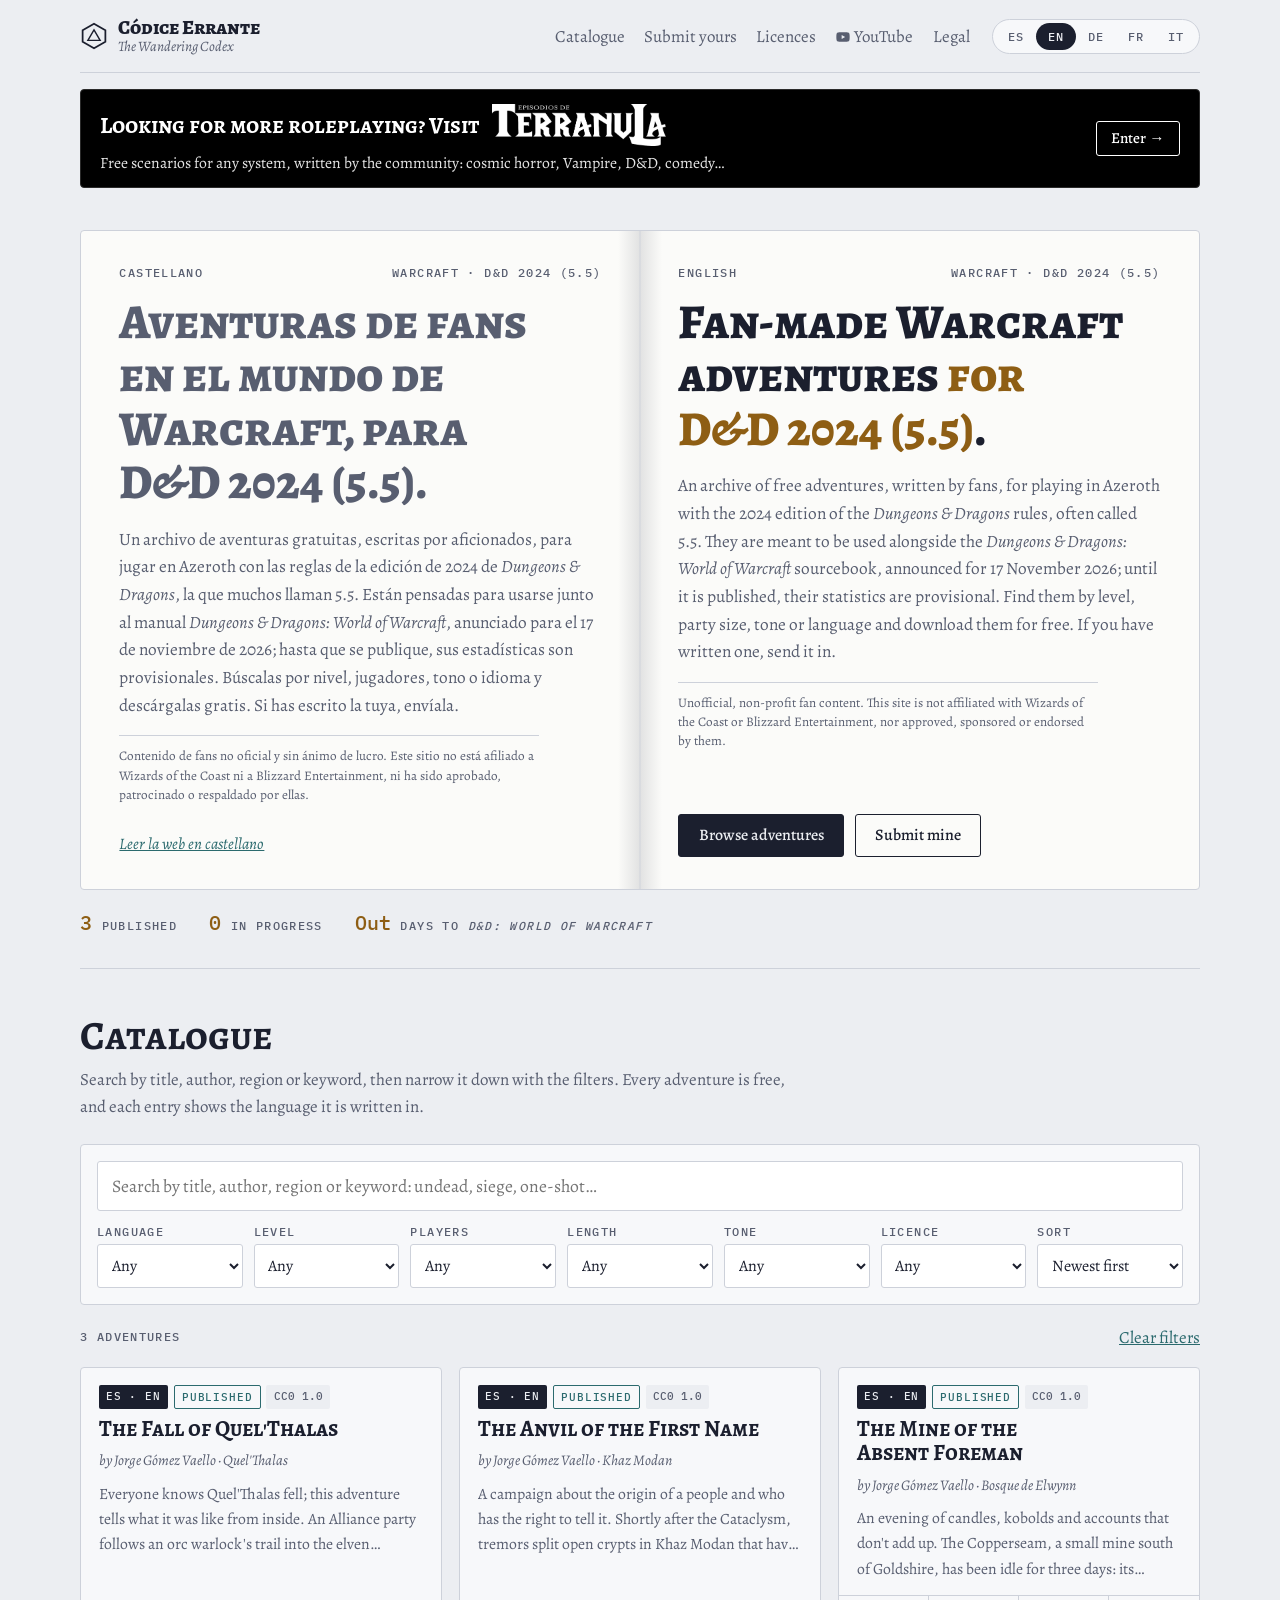
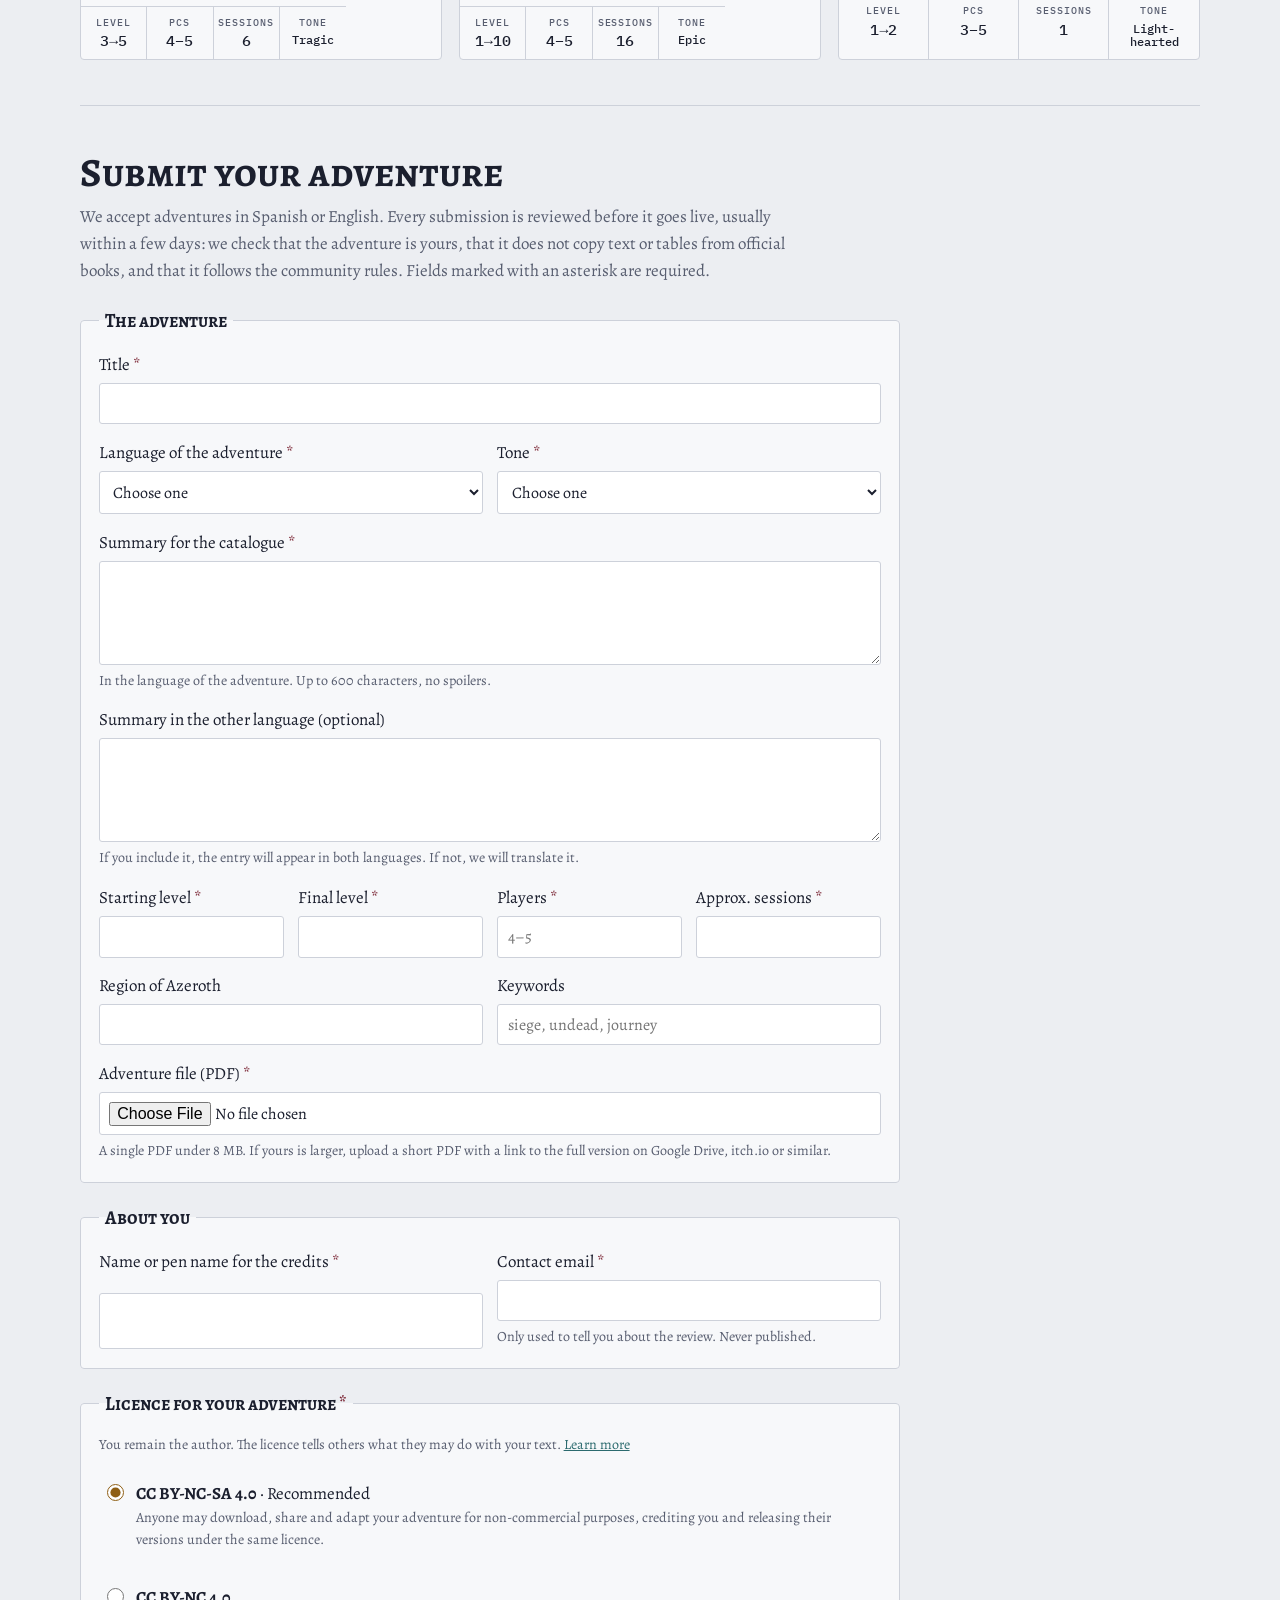
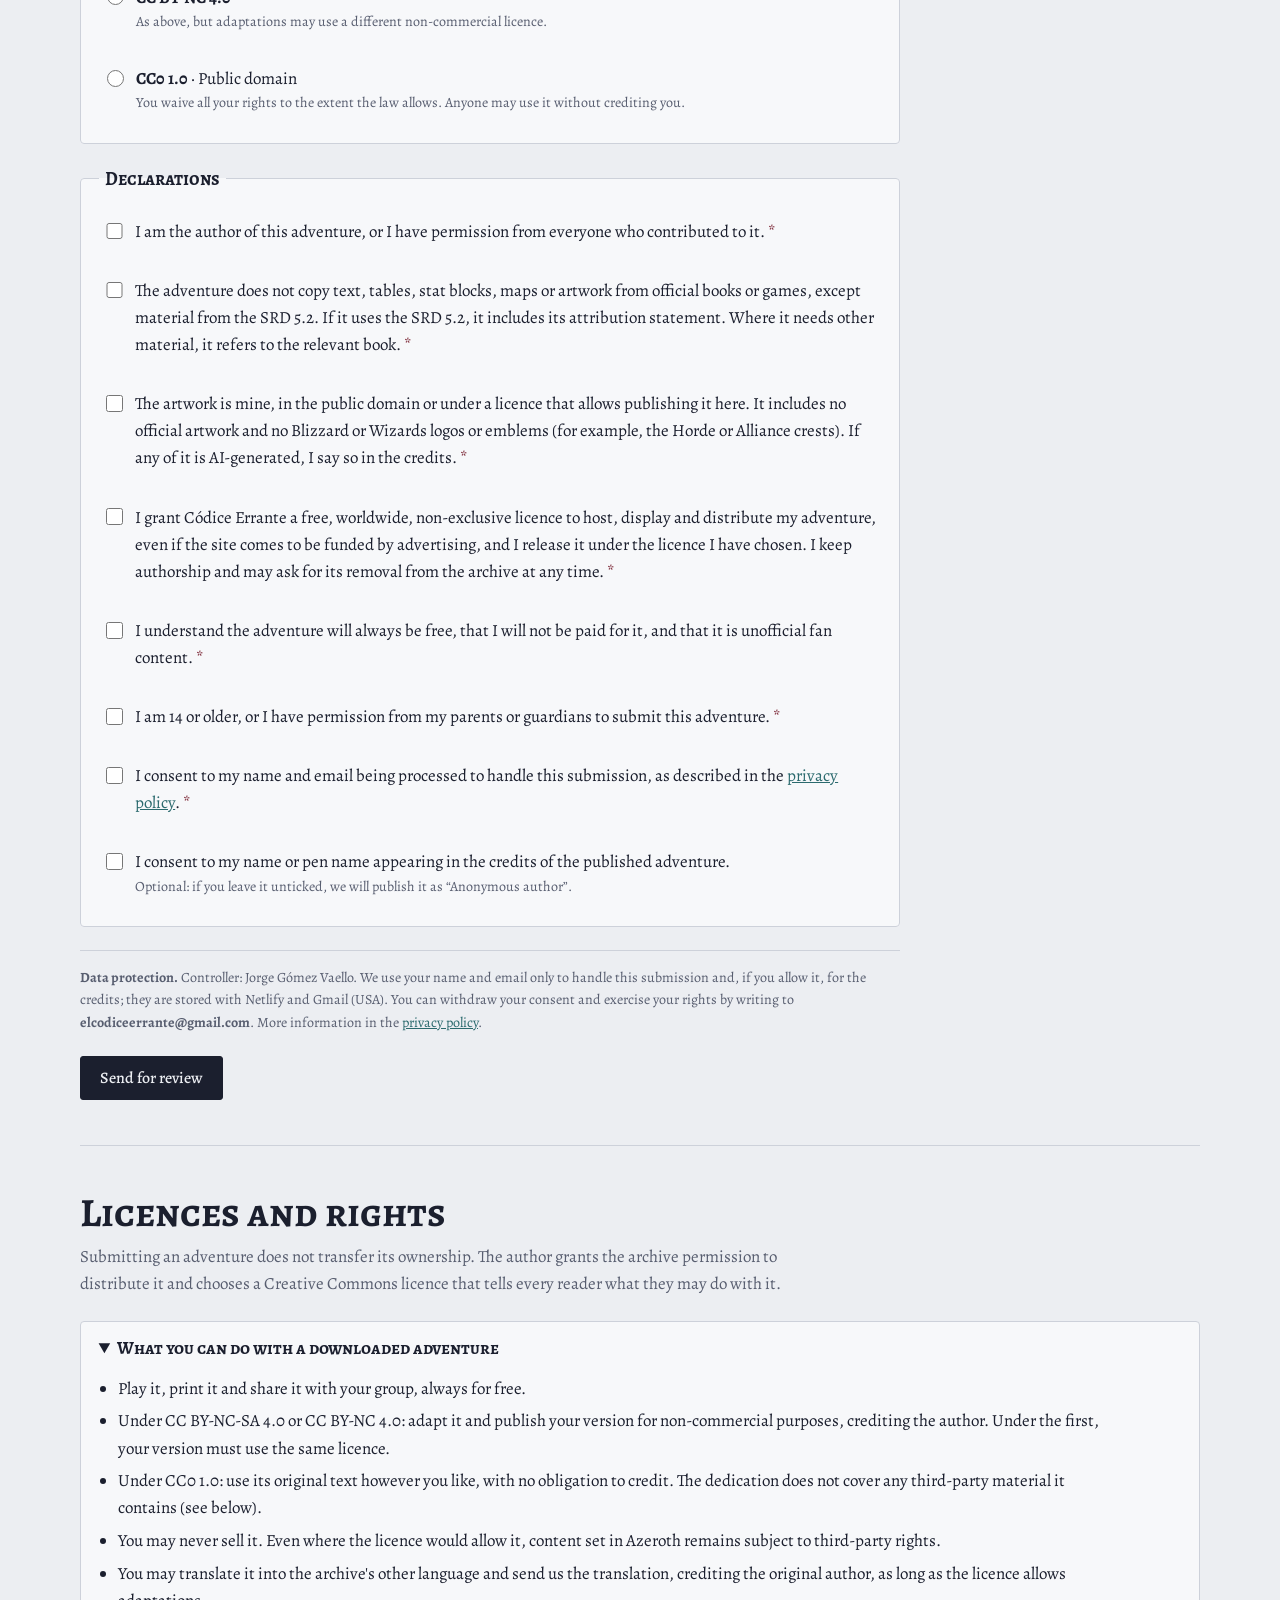
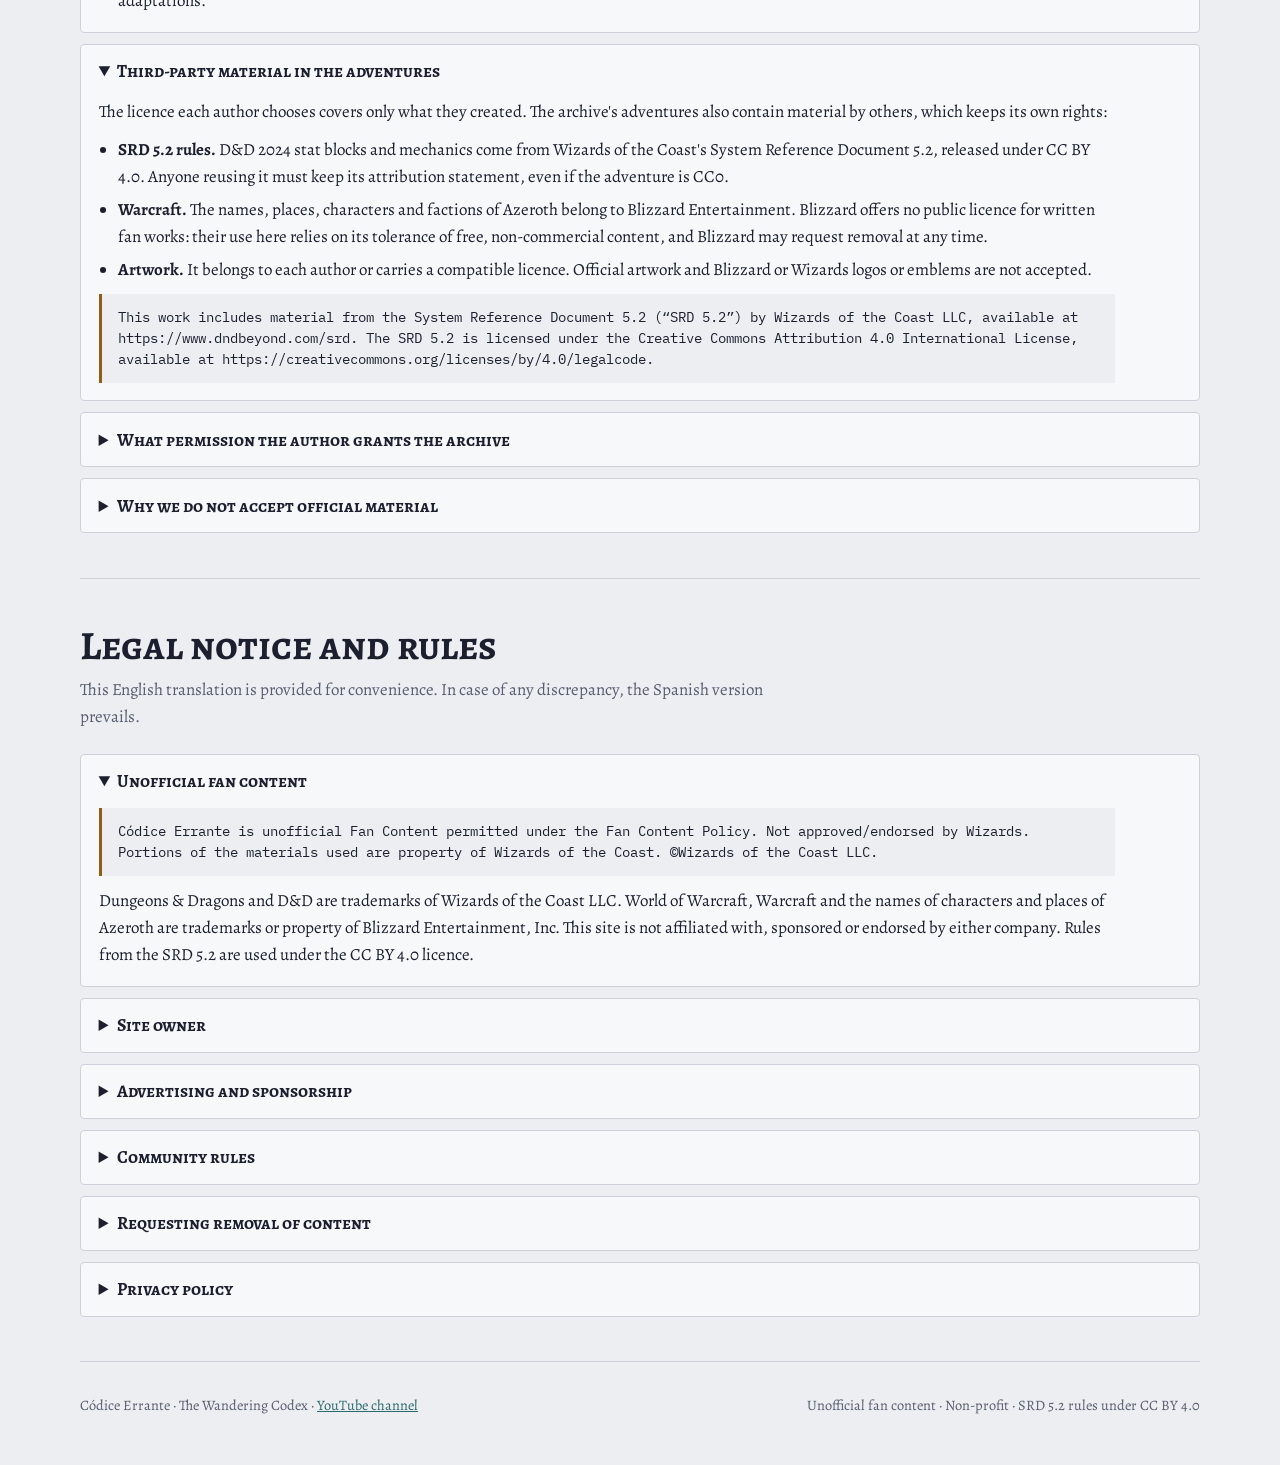
<file: index.html>
<!doctype html>
<html lang="es" data-lang="es">
<head>
<meta charset="utf-8">
<meta name="viewport" content="width=device-width,initial-scale=1,viewport-fit=cover">
<title>Códice Errante · Aventuras de fans de Warcraft para D&amp;D 2024 (5.5)</title>
<meta name="description" content="Aventuras gratuitas escritas por fans, ambientadas en Warcraft, para D&amp;D 2024 (5.5). Contenido de fans no oficial. Free fan-made Warcraft adventures for D&amp;D 2024 (5.5). Unofficial fan content.">
<link rel="stylesheet" href="fonts/fonts.css">
<link rel="icon" href="favicon.ico" sizes="48x48">
<link rel="icon" href="favicon.svg" type="image/svg+xml">
<link rel="apple-touch-icon" href="apple-touch-icon.png">
<link rel="manifest" href="site.webmanifest">
<meta name="theme-color" content="#ECEEF2">
<meta name="mobile-web-app-capable" content="yes">
<meta name="apple-mobile-web-app-capable" content="yes">
<meta name="apple-mobile-web-app-title" content="Códice Errante">
<meta name="apple-mobile-web-app-status-bar-style" content="default">
<script>
/* Idioma inicial: ?lang= → preferencia guardada → idioma del navegador */
(function(){
  var l = null;
  try { l = new URLSearchParams(location.search).get("lang"); } catch(e){}
  var ok = function(x){ return x === "es" || x === "en" || x === "de" || x === "fr" || x === "it"; };
  if(!ok(l)){ try { l = localStorage.getItem("ce-lang"); } catch(e){} }
  if(!ok(l)){ var n = String(navigator.language || "es").slice(0,2).toLowerCase(); l = ok(n) ? n : "en"; }
  document.documentElement.setAttribute("data-lang", l);
  document.documentElement.lang = l;
})();
</script>
<style>
/* Layout: edición bilingüe — portada como códice abierto (castellano en el verso, inglés en el recto), y el resto del archivo en el idioma activo. */
:root{
  --bg:#ECEEF2; --surface:#F7F8FA; --page:#FBFBF9; --ink:#1B1F2E; --muted:#585E70; --line:#CDD1DA;
  --bronze:#8E5E14; --arcane:#2B6A6E; --seal:#7A2433; --field:#FFFFFF; --fold:rgba(27,31,46,.11);
  --display:"Alegreya SC", "Palatino Linotype", Georgia, serif;
  --body:"Alegreya", "Palatino Linotype", Georgia, serif;
  --mono:"IBM Plex Mono", ui-monospace, "SFMono-Regular", Consolas, monospace;
}
@media (prefers-color-scheme: dark){:root:not([data-theme="light"]){
  --bg:#12141C; --surface:#1A1D28; --page:#1E2130; --ink:#E7E4DB; --muted:#A3A6B3; --line:#2E3242;
  --bronze:#D6A44E; --arcane:#73B8B4; --seal:#E08896; --field:#0F1118; --fold:rgba(0,0,0,.5); color-scheme:dark }}
:root[data-theme="dark"]{
  --bg:#12141C; --surface:#1A1D28; --page:#1E2130; --ink:#E7E4DB; --muted:#A3A6B3; --line:#2E3242;
  --bronze:#D6A44E; --arcane:#73B8B4; --seal:#E08896; --field:#0F1118; --fold:rgba(0,0,0,.5); color-scheme:dark }

/* Idioma: se oculta el texto del idioma inactivo, salvo en la portada (.both) */
:root:not([data-lang="en"]) body [lang="en"]:not(.both),
:root:not([data-lang="de"]) body [lang="de"]:not(.both),
:root:not([data-lang="fr"]) body [lang="fr"]:not(.both),
:root:not([data-lang="it"]) body [lang="it"]:not(.both),
:root[data-lang="en"] body [lang="es"]:not(.both),
:root[data-lang="de"] body [lang="es"]:not(.both),
:root[data-lang="fr"] body [lang="es"]:not(.both),
:root[data-lang="it"] body [lang="es"]:not(.both){display:none !important}
/* Portada: castellano en el verso; en el recto, inglés o el idioma activo (alemán, francés, italiano) */
.page[lang="de"], .page[lang="fr"], .page[lang="it"]{display:none}
:root[data-lang="de"] .page[lang="de"], :root[data-lang="fr"] .page[lang="fr"], :root[data-lang="it"] .page[lang="it"]{display:flex}
:root[data-lang="de"] .page[lang="en"], :root[data-lang="fr"] .page[lang="en"], :root[data-lang="it"] .page[lang="en"]{display:none}

*{box-sizing:border-box}
html{scroll-behavior:smooth}
@media (prefers-reduced-motion:reduce){html{scroll-behavior:auto}}
body{background:var(--bg); color:var(--ink); font:400 1.06rem/1.6 var(--body); margin:0;
  padding-left:max(16px, env(safe-area-inset-left, 0px)); padding-right:max(16px, env(safe-area-inset-right, 0px))}
.wrap{max-width:1120px; margin:0 auto}
a{color:var(--arcane)}
a:focus-visible, button:focus-visible, input:focus-visible, select:focus-visible, textarea:focus-visible, summary:focus-visible{outline:2px solid var(--bronze); outline-offset:2px}
h1,h2,h3{font-family:var(--display); text-wrap:balance; line-height:1.1; margin:0}
p{margin:0}
.label{font:500 .72rem/1.2 var(--mono); letter-spacing:.12em; text-transform:uppercase; color:var(--muted)}
.sr{position:absolute; width:1px; height:1px; overflow:hidden; clip:rect(0 0 0 0); white-space:nowrap}

/* Navegación */
nav{display:flex; flex-wrap:wrap; gap:.7rem 1.4rem; align-items:center; justify-content:space-between; padding-block:1.1rem; border-bottom:1px solid var(--line)}
.brand{color:var(--ink); text-decoration:none; display:flex; gap:.6rem; align-items:center}
.brand svg{width:28px; height:28px; flex:none}
.brand b{display:block; font:800 1.25rem/1 var(--display)}
.brand small{display:block; font:italic 400 .9rem/1.2 var(--body); color:var(--muted)}
.navr{display:flex; flex-wrap:wrap; align-items:center; gap:.6rem 1.4rem}
nav ul{list-style:none; display:flex; flex-wrap:wrap; gap:.4rem 1.2rem; margin:0; padding:0}
nav ul a{color:var(--muted); text-decoration:none}
nav ul a:hover{color:var(--ink)}
.langs{display:inline-flex; border:1px solid var(--line); border-radius:99px; padding:3px; background:var(--surface)}
.install{display:inline-flex; align-items:center; gap:.35rem; font:500 .78rem/1 var(--mono); letter-spacing:.04em; border:1px solid var(--line); background:var(--field); color:var(--ink); padding:.45rem .8rem; border-radius:99px; cursor:pointer}
.install[hidden]{display:none}
.install:hover{border-color:var(--ink)}
#dlgApp{max-width:26rem; width:calc(100% - 2rem); padding:1.4rem 1.5rem; border:1px solid var(--line); border-radius:6px; background:var(--page); color:var(--ink)}
#dlgApp::backdrop{background:rgba(27,31,46,.45)}
#dlgApp h3{margin-bottom:.6rem}
#dlgApp ol{padding-left:1.2rem; line-height:1.5}
.langs button{font:500 .78rem/1 var(--mono); letter-spacing:.08em; border:0; background:transparent; color:var(--muted); padding:.45rem .75rem; border-radius:99px; cursor:pointer}
.langs button[aria-pressed="true"]{background:var(--ink); color:var(--bg)}

/* Portada: códice abierto */
.hero{padding-block:2.6rem 2.2rem; display:grid; gap:1.4rem}
.spread{position:relative; display:grid; grid-template-columns:1fr 1fr; background:var(--page); border:1px solid var(--line); border-radius:4px}
.spread::after{content:""; position:absolute; top:0; bottom:0; left:50%; width:44px; transform:translateX(-50%); pointer-events:none;
  background:linear-gradient(90deg, transparent, var(--fold) 48%, var(--line) 50%, var(--fold) 52%, transparent)}
.page{padding:2.2rem 2.4rem 2rem; display:flex; flex-direction:column; gap:1rem; min-width:0; transition:color .25s}
.page .folio{display:flex; justify-content:space-between; gap:1rem}
.page h1{font-size:clamp(1.9rem,3.8vw,3.1rem); font-weight:800}
.page h1 em{font-style:normal; color:var(--bronze)}
.page p{color:var(--muted); font-size:1.08rem; max-width:32em}
.page p.disc{font-size:.82rem; line-height:1.45; border-top:1px solid var(--line); padding-top:.7rem; margin:0}
.page .foot{margin-top:auto; padding-top:.6rem}
.cta{display:flex; flex-wrap:wrap; gap:.7rem}
.switch{font:italic 400 1rem var(--body); background:none; border:0; padding:0; color:var(--arcane); text-decoration:underline; cursor:pointer; text-align:left}
/* Página inactiva: en segundo plano, como la traducción en una edición bilingüe */
.page:not(.active){color:var(--muted)}
.page:not(.active) h1 em{color:inherit}
.page:not(.active) .cta{display:none}
.page.active .switch{display:none}
.btn{display:inline-flex; align-items:center; gap:.4rem; font:500 1rem/1 var(--body); padding:.8rem 1.2rem; border-radius:3px; text-decoration:none; border:1px solid var(--ink); color:var(--ink); background:transparent; cursor:pointer}
.btn.primary{background:var(--ink); color:var(--bg)}
.btn[disabled]{opacity:.5; cursor:not-allowed}
.ledger{display:flex; flex-wrap:wrap; gap:.6rem 2rem; align-items:baseline}
.ledger div{display:flex; gap:.6rem; align-items:baseline}
.ledger b{font:500 1.25rem/1 var(--mono); font-variant-numeric:tabular-nums; color:var(--bronze)}

section{padding-block:2.8rem; border-top:1px solid var(--line); scroll-margin-top:1rem}
.head{display:grid; gap:.5rem; margin-bottom:1.5rem}
.head h2{font-size:clamp(1.8rem,4vw,2.5rem)}
.head p{color:var(--muted); max-width:42em}

/* Buscador y filtros */
.search{display:grid; gap:.9rem; background:var(--surface); border:1px solid var(--line); border-radius:4px; padding:1rem; margin-bottom:1.2rem}
.search input[type=search]{width:100%; font:400 1.1rem var(--body); padding:.75rem .9rem; border:1px solid var(--line); border-radius:3px; background:var(--field); color:var(--ink)}
.fgrid{display:grid; grid-template-columns:repeat(auto-fit,minmax(130px,1fr)); gap:.7rem}
.fgrid label{display:grid; gap:.3rem; min-width:0}
select, .form input, .form textarea{font:400 1rem var(--body); padding:.55rem .6rem; border:1px solid var(--line); border-radius:3px; background:var(--field); color:var(--ink); width:100%; min-width:0}
.bar{display:flex; flex-wrap:wrap; justify-content:space-between; align-items:center; gap:.6rem; margin-bottom:1rem}
.linkbtn{background:none; border:0; color:var(--arcane); font:inherit; cursor:pointer; text-decoration:underline; padding:0}

/* Fichas */
.grid{display:grid; grid-template-columns:repeat(auto-fill,minmax(290px,1fr)); gap:1.1rem}
.grid:empty{display:none}
.card{background:var(--surface); border:1px solid var(--line); border-radius:4px; display:flex; flex-direction:column; min-width:0; text-align:left; color:inherit; font:inherit; padding:0; cursor:pointer}
.card:hover{border-color:var(--bronze)}
.card .top{padding:1.1rem 1.1rem .9rem; display:grid; gap:.5rem}
.card h3{font-size:1.4rem}
.by{font-size:.92rem; color:var(--muted); font-style:italic}
.card p.sum{color:var(--muted); font-size:.98rem; display:-webkit-box; -webkit-line-clamp:3; -webkit-box-orient:vertical; overflow:hidden}
.note{font-size:.85rem; color:var(--muted); font-style:italic}
.tags{display:flex; flex-wrap:wrap; gap:.35rem}
.status{font:500 .68rem/1 var(--mono); letter-spacing:.08em; text-transform:uppercase; padding:.32rem .45rem; border-radius:2px; border:1px solid currentColor}
.status.publicada{color:var(--arcane)} .status.preparacion{color:var(--seal)}
.tag{font:500 .68rem/1 var(--mono); padding:.32rem .45rem; border-radius:2px; background:var(--bg); color:var(--muted)}
.tag.lang{background:var(--ink); color:var(--bg); letter-spacing:.08em}
dl.stats{margin:auto 0 0; display:grid; grid-template-columns:repeat(4,1fr); border-top:1px solid var(--line)}
dl.stats div{padding:.65rem .3rem; text-align:center; border-right:1px solid var(--line); min-width:0}
dl.stats div:last-child{border-right:0}
dl.stats dt{font:500 .6rem/1 var(--mono); letter-spacing:.1em; text-transform:uppercase; color:var(--muted)}
dl.stats dd{margin:.35rem 0 0; font:500 .92rem/1.1 var(--mono); font-variant-numeric:tabular-nums; overflow-wrap:anywhere}
.empty{padding:2.4rem 1.5rem; text-align:center; color:var(--muted); border:1px dashed var(--line); border-radius:4px; font-size:1.08rem}

/* Diálogo de ficha */
dialog{border:1px solid var(--line); border-radius:6px; background:var(--surface); color:var(--ink); width:min(720px, calc(100vw - 32px)); max-height:calc(100vh - 48px); padding:0}
dialog::backdrop{background:rgba(10,12,20,.55)}
.dlg{padding:1.4rem; display:grid; gap:1rem}
.dlg header{display:flex; justify-content:space-between; gap:1rem; align-items:start}
.dlg h3{font-size:clamp(1.6rem,4vw,2.1rem)}
.x{background:none; border:1px solid var(--line); border-radius:3px; color:var(--ink); font:500 1rem var(--mono); width:2.2rem; height:2.2rem; cursor:pointer; flex:none}
.facts{display:grid; grid-template-columns:repeat(auto-fit,minmax(130px,1fr)); gap:.6rem; margin:0}
.facts div{border:1px solid var(--line); border-radius:3px; padding:.6rem .7rem; background:var(--bg)}
.facts dd{margin:.3rem 0 0; font:500 .95rem var(--mono)}
.licbox{border-left:3px solid var(--bronze); padding:.7rem .9rem; background:var(--bg); font-size:.95rem}
.actions{display:flex; flex-wrap:wrap; gap:.7rem; align-items:center}

/* Formulario */
.form{display:grid; gap:1.4rem; max-width:820px}
fieldset{border:1px solid var(--line); border-radius:4px; padding:1.1rem 1.1rem 1.2rem; margin:0; display:grid; gap:.9rem; background:var(--surface); min-width:0}
legend{font:700 1.15rem var(--display); padding:0 .4rem}
.row{display:grid; grid-template-columns:repeat(auto-fit,minmax(180px,1fr)); gap:.9rem}
.field{display:grid; gap:.3rem; min-width:0}
.hint{font-size:.88rem; color:var(--muted)}
.req::after{content:" *"; color:var(--seal)}
.form textarea{min-height:6.5rem; resize:vertical}
.radio, .check{display:grid; grid-template-columns:auto 1fr; gap:.6rem; align-items:start; padding:.55rem .2rem}
.radio input, .check input{margin-top:.3rem; width:1.05rem; height:1.05rem; accent-color:var(--bronze)}
.radio small, .check small{display:block; color:var(--muted); font-size:.88rem}
.capa{border-top:1px solid var(--line); padding-top:1rem; max-width:62em}
.notice{padding:.9rem 1rem; border-radius:4px; border:1px solid var(--arcane); background:var(--surface)}
.notice.err{border-color:var(--seal)}
.hp{display:none}

/* Textos legales */
.legal{display:grid; gap:.7rem}
details{border:1px solid var(--line); border-radius:4px; background:var(--surface)}
summary{cursor:pointer; padding:.9rem 1.1rem; font:700 1.1rem var(--display)}
details .in{padding:0 1.1rem 1.1rem; display:grid; gap:.7rem; max-width:62em}
details ul{margin:0; padding-left:1.2rem; display:grid; gap:.35rem}
blockquote{margin:0; padding:.8rem 1rem; border-left:3px solid var(--bronze); font:400 .85rem/1.55 var(--mono); background:var(--bg)}
blockquote, details .in{overflow-wrap:anywhere; min-width:0}
details{min-width:0}
footer{padding-block:2rem 3rem; color:var(--muted); font-size:.9rem; border-top:1px solid var(--line); display:flex; flex-wrap:wrap; gap:1rem; justify-content:space-between}

@media (max-width:760px){
  .spread{grid-template-columns:1fr}
  .spread::after{display:none}
  .page{padding:1.5rem 1.2rem}
  .page + .page{border-top:1px solid var(--line)}
  .page.active{order:-1; border-top:0}
  .page:not(.active){border-top:1px solid var(--line)}
  .page:not(.active) p{display:none}
  .page:not(.active) h1{font-size:1.4rem}
}

/* Enlace a Episodios de Terranula (proyecto hermano) */
.tnl{display:flex; align-items:center; gap:1rem 1.4rem; flex-wrap:wrap; margin-top:1rem; padding:.85rem 1.2rem; background:#000; color:#fff; border:1px solid #2B2B2B; border-radius:4px; text-decoration:none}
.tnl:hover{border-color:#fff}
.tnl img{height:42px; width:auto; flex:none}
.tnl .hd{display:flex; flex-wrap:wrap; align-items:center; gap:.4rem .8rem}
.tnl .sl{font:700 clamp(1.15rem,2.4vw,1.45rem)/1.15 var(--display); color:#fff}
.tnl .tx{flex:1 1 300px; display:grid; gap:.35rem; min-width:0}
.tnl .lb{font:500 .66rem/1.2 var(--mono); letter-spacing:.12em; text-transform:uppercase; color:rgba(255,255,255,.65)}
.tnl .ds{font:400 .98rem/1.4 var(--body); color:rgba(255,255,255,.9)}
.tnl .go{font:500 .95rem/1 var(--body); border:1px solid #fff; border-radius:3px; padding:.55rem .9rem; white-space:nowrap}
.tnl:hover .go{background:#fff; color:#000}
@media (max-width:560px){ .tnl img{height:34px} .tnl .go{width:100%; text-align:center} }
</style>
</head>
<body>
<div class="wrap">
<nav aria-label="Principal / Main">
  <a class="brand" href="#inicio">
    <svg viewBox="0 0 32 32" aria-hidden="true"><path d="M16 2 29 9.5v13L16 30 3 22.5v-13Z" fill="none" stroke="currentColor" stroke-width="2"/><path d="M16 9 23 21H9Z" fill="none" stroke="currentColor" stroke-width="1.6"/></svg>
    <span><b>Códice Errante</b><small>The Wandering Codex</small></span>
  </a>
  <div class="navr">
    <ul>
      <li><a href="#catalogo"><span lang="es">Catálogo</span><span lang="en">Catalogue</span><span lang="de">Katalog</span><span lang="fr">Catalogue</span><span lang="it">Catalogo</span></a></li>
      <li><a href="#enviar"><span lang="es">Envía tu aventura</span><span lang="en">Submit yours</span><span lang="de">Abenteuer einreichen</span><span lang="fr">Proposer une aventure</span><span lang="it">Proponi un’avventura</span></a></li>
      <li><a href="#licencias"><span lang="es">Licencias</span><span lang="en">Licences</span><span lang="de">Lizenzen</span><span lang="fr">Licences</span><span lang="it">Licenze</span></a></li>
      <li data-yt hidden><a class="ytlink" target="_blank" rel="noopener"><svg viewBox="0 0 24 24" width="16" height="16" aria-hidden="true" style="vertical-align:-3px"><path d="M21.6 7.2a2.6 2.6 0 0 0-1.8-1.8C18.2 5 12 5 12 5s-6.2 0-7.8.4A2.6 2.6 0 0 0 2.4 7.2 27 27 0 0 0 2 12a27 27 0 0 0 .4 4.8 2.6 2.6 0 0 0 1.8 1.8C5.8 19 12 19 12 19s6.2 0 7.8-.4a2.6 2.6 0 0 0 1.8-1.8A27 27 0 0 0 22 12a27 27 0 0 0-.4-4.8ZM10 15V9l5.2 3Z" fill="currentColor"/></svg> YouTube</a></li>
      <li><a href="#legal"><span lang="es">Aviso legal</span><span lang="en">Legal</span><span lang="de">Impressum</span><span lang="fr">Mentions légales</span><span lang="it">Note legali</span></a></li>
    </ul>
    <button type="button" class="install" id="btnInstall" hidden><svg viewBox="0 0 24 24" width="15" height="15" aria-hidden="true"><path d="M12 3v12m0 0-5-5m5 5 5-5M5 20h14" fill="none" stroke="currentColor" stroke-width="2" stroke-linecap="round" stroke-linejoin="round"/></svg><span lang="es">Instalar la app</span><span lang="en">Install the app</span><span lang="de">App installieren</span><span lang="fr">Installer l’appli</span><span lang="it">Installa l’app</span></button>
    <div class="langs" role="group" aria-label="Idioma / Language">
      <button type="button" data-setlang="es" aria-pressed="true" title="Español">ES</button>
      <button type="button" data-setlang="en" aria-pressed="false" title="English">EN</button>
      <button type="button" data-setlang="de" aria-pressed="false" title="Deutsch">DE</button>
      <button type="button" data-setlang="fr" aria-pressed="false" title="Français">FR</button>
      <button type="button" data-setlang="it" aria-pressed="false" title="Italiano">IT</button>
    </div>
  </div>
</nav>

<a class="tnl" href="https://episodiosdeterranula.netlify.app" target="_blank" rel="noopener">
  <span class="tx">
    <span class="hd"><span class="sl"><span lang="es">¿Buscas más rol? Visita</span><span lang="en">Looking for more roleplaying? Visit</span><span lang="de">Suchst du mehr Rollenspiel? Besuche</span><span lang="fr">Vous cherchez plus de jeu de rôle ? Visitez</span><span lang="it">Cerchi più gioco di ruolo? Visita</span></span><img src="terranula.png" alt="Episodios de Terranula" width="174" height="42"></span>
    <span class="ds"><span lang="es">Partidas gratuitas para cualquier sistema, escritas por la comunidad: terror cósmico, Vampiro, D&amp;D, comedia…</span><span lang="en">Free scenarios for any system, written by the community: cosmic horror, Vampire, D&amp;D, comedy…</span><span lang="de">Kostenlose Szenarien für jedes System aus der Community: kosmischer Horror, Vampire, D&amp;D, Komödie…</span><span lang="fr">Des parties gratuites pour tous les systèmes, écrites par la communauté : horreur cosmique, Vampire, D&amp;D, comédie…</span><span lang="it">Avventure gratuite per qualsiasi sistema, scritte dalla comunità: orrore cosmico, Vampiri, D&amp;D, commedia…</span></span>
  </span>
  <span class="go"><span lang="es">Entrar →</span><span lang="en">Enter →</span><span lang="de">Hinein →</span><span lang="fr">Entrer →</span><span lang="it">Entra →</span></span>
</a>

<header class="hero" id="inicio">
  <div class="spread">
    <article class="page both" lang="es">
      <div class="folio"><span class="label">Castellano</span><span class="label">Warcraft · D&amp;D 2024 (5.5)</span></div>
      <h1>Aventuras de fans en el mundo de Warcraft, <em>para D&amp;D 2024 (5.5)</em>.</h1>
      <p>Un archivo de aventuras gratuitas, escritas por aficionados, para jugar en Azeroth con las reglas de la edición de 2024 de <i>Dungeons &amp; Dragons</i>, la que muchos llaman 5.5. Están pensadas para usarse junto al manual <i>Dungeons &amp; Dragons: World of Warcraft</i>, anunciado para el 17 de noviembre de 2026; hasta que se publique, sus estadísticas son provisionales. Búscalas por nivel, jugadores, tono o idioma y descárgalas gratis. Si has escrito la tuya, envíala.</p>
      <p class="disc">Contenido de fans no oficial y sin ánimo de lucro. Este sitio no está afiliado a Wizards of the Coast ni a Blizzard Entertainment, ni ha sido aprobado, patrocinado o respaldado por ellas.</p>
      <div class="foot">
        <div class="cta"><a class="btn primary" href="#catalogo">Buscar aventuras</a><a class="btn" href="#enviar">Enviar la mía</a></div>
        <button class="switch" type="button" data-setlang="es">Leer la web en castellano</button>
      </div>
    </article>
    <article class="page both" lang="en">
      <div class="folio"><span class="label">English</span><span class="label">Warcraft · D&amp;D 2024 (5.5)</span></div>
      <h1>Fan-made Warcraft adventures <em>for D&amp;D 2024 (5.5)</em>.</h1>
      <p>An archive of free adventures, written by fans, for playing in Azeroth with the 2024 edition of the <i>Dungeons &amp; Dragons</i> rules, often called 5.5. They are meant to be used alongside the <i>Dungeons &amp; Dragons: World of Warcraft</i> sourcebook, announced for 17 November 2026; until it is published, their statistics are provisional. Find them by level, party size, tone or language and download them for free. If you have written one, send it in.</p>
      <p class="disc">Unofficial, non-profit fan content. This site is not affiliated with Wizards of the Coast or Blizzard Entertainment, nor approved, sponsored or endorsed by them.</p>
      <div class="foot">
        <div class="cta"><a class="btn primary" href="#catalogo">Browse adventures</a><a class="btn" href="#enviar">Submit mine</a></div>
        <button class="switch" type="button" data-setlang="en">Read the site in English</button>
      </div>
    </article>
    <article class="page both" lang="de">
      <div class="folio"><span class="label">Deutsch</span><span class="label">Warcraft · D&amp;D 2024 (5.5)</span></div>
      <h1>Fan-Abenteuer in der Welt von Warcraft, <em>für D&amp;D 2024 (5.5)</em>.</h1>
      <p>Ein Archiv kostenloser, von Fans geschriebener Abenteuer, um in Azeroth mit den Regeln der Ausgabe 2024 von <i>Dungeons &amp; Dragons</i> zu spielen, oft 5.5 genannt. Sie sind dafür gedacht, zusammen mit dem Quellenbuch <i>Dungeons &amp; Dragons: World of Warcraft</i> verwendet zu werden, das für den 17. November 2026 angekündigt ist; bis zu seinem Erscheinen sind ihre Werte vorläufig. Suche nach Stufe, Gruppengröße, Ton oder Sprache und lade sie kostenlos herunter. Hast du selbst eines geschrieben, reiche es ein.</p>
      <p class="disc">Inoffizieller, nicht gewinnorientierter Fan-Content. Diese Website ist weder mit Wizards of the Coast noch mit Blizzard Entertainment verbunden und wird von ihnen weder genehmigt noch gesponsert oder unterstützt.</p>
      <div class="foot">
        <div class="cta"><a class="btn primary" href="#catalogo">Abenteuer durchsuchen</a><a class="btn" href="#enviar">Meines einreichen</a></div>
        <button class="switch" type="button" data-setlang="de">Website auf Deutsch lesen</button>
      </div>
    </article>
    <article class="page both" lang="fr">
      <div class="folio"><span class="label">Français</span><span class="label">Warcraft · D&amp;D 2024 (5.5)</span></div>
      <h1>Des aventures de fans dans le monde de Warcraft, <em>pour D&amp;D 2024 (5.5)</em>.</h1>
      <p>Une archive d’aventures gratuites, écrites par des fans, pour jouer en Azeroth avec les règles de l’édition 2024 de <i>Dungeons &amp; Dragons</i>, souvent appelée 5.5. Elles sont conçues pour être utilisées avec le livre <i>Dungeons &amp; Dragons: World of Warcraft</i>, annoncé pour le 17 novembre 2026 ; d’ici sa parution, leurs statistiques sont provisoires. Cherchez-les par niveau, nombre de joueurs, ton ou langue et téléchargez-les gratuitement. Si vous en avez écrit une, proposez-la.</p>
      <p class="disc">Contenu de fans non officiel et sans but lucratif. Ce site n’est pas affilié à Wizards of the Coast ni à Blizzard Entertainment, et n’est ni approuvé, ni sponsorisé, ni soutenu par eux.</p>
      <div class="foot">
        <div class="cta"><a class="btn primary" href="#catalogo">Parcourir les aventures</a><a class="btn" href="#enviar">Proposer la mienne</a></div>
        <button class="switch" type="button" data-setlang="fr">Lire le site en français</button>
      </div>
    </article>
    <article class="page both" lang="it">
      <div class="folio"><span class="label">Italiano</span><span class="label">Warcraft · D&amp;D 2024 (5.5)</span></div>
      <h1>Avventure di fan nel mondo di Warcraft, <em>per D&amp;D 2024 (5.5)</em>.</h1>
      <p>Un archivio di avventure gratuite, scritte da appassionati, per giocare ad Azeroth con le regole dell’edizione 2024 di <i>Dungeons &amp; Dragons</i>, spesso chiamata 5.5. Sono pensate per essere usate insieme al manuale <i>Dungeons &amp; Dragons: World of Warcraft</i>, annunciato per il 17 novembre 2026; fino alla sua uscita, le statistiche sono provvisorie. Cercale per livello, numero di giocatori, tono o lingua e scaricale gratis. Se ne hai scritta una, proponila.</p>
      <p class="disc">Contenuto di fan non ufficiale e senza scopo di lucro. Questo sito non è affiliato a Wizards of the Coast né a Blizzard Entertainment, né è approvato, sponsorizzato o sostenuto da loro.</p>
      <div class="foot">
        <div class="cta"><a class="btn primary" href="#catalogo">Sfoglia le avventure</a><a class="btn" href="#enviar">Proponi la mia</a></div>
        <button class="switch" type="button" data-setlang="it">Leggi il sito in italiano</button>
      </div>
    </article>
  </div>
  <div class="ledger" aria-live="polite">
    <div><b id="nPub">0</b><span class="label"><span lang="es">Publicadas</span><span lang="en">Published</span><span lang="de">Veröffentlicht</span><span lang="fr">Publiées</span><span lang="it">Pubblicate</span></span></div>
    <div><b id="nPrep">0</b><span class="label"><span lang="es">En preparación</span><span lang="en">In progress</span><span lang="de">In Arbeit</span><span lang="fr">En préparation</span><span lang="it">In preparazione</span></span></div>
    <div><b id="nDays">—</b><span class="label"><span lang="es">Días para <i>D&amp;D: World of Warcraft</i></span><span lang="en">Days to <i>D&amp;D: World of Warcraft</i></span><span lang="de">Tage bis <i>D&amp;D: World of Warcraft</i></span><span lang="fr">Jours avant <i>D&amp;D: World of Warcraft</i></span><span lang="it">Giorni a <i>D&amp;D: World of Warcraft</i></span></span></div>
  </div>
</header>

<section id="catalogo">
  <div class="head">
    <h2><span lang="es">Catálogo</span><span lang="en">Catalogue</span><span lang="de">Katalog</span><span lang="fr">Catalogue</span><span lang="it">Catalogo</span></h2>
    <p><span lang="es">Busca por título, autor, región o palabra clave, y afina con los filtros. Todas las aventuras son gratuitas y cada ficha indica en qué idioma está escrita.</span><span lang="en">Search by title, author, region or keyword, then narrow it down with the filters. Every adventure is free, and each entry shows the language it is written in.</span><span lang="de">Suche nach Titel, Autor, Region oder Stichwort und grenze die Ergebnisse mit den Filtern ein. Alle Abenteuer sind kostenlos, und jeder Eintrag zeigt, in welcher Sprache es geschrieben ist.</span><span lang="fr">Cherchez par titre, auteur, région ou mot-clé, puis affinez avec les filtres. Toutes les aventures sont gratuites, et chaque fiche indique la langue dans laquelle elle est écrite.</span><span lang="it">Cerca per titolo, autore, regione o parola chiave, poi affina con i filtri. Tutte le avventure sono gratuite e ogni scheda indica la lingua in cui è scritta.</span></p>
  </div>

  <div class="search" role="search">
    <label class="sr" for="q"><span lang="es">Buscar aventuras</span><span lang="en">Search adventures</span><span lang="de">Abenteuer suchen</span><span lang="fr">Rechercher des aventures</span><span lang="it">Cerca avventure</span></label>
    <input type="search" id="q" autocomplete="off"
      data-ph-es="Busca por título, autor, región o palabra clave: no muertos, asedio, one-shot…"
      data-ph-en="Search by title, author, region or keyword: undead, siege, one-shot…" data-ph-de="Suche nach Titel, Autor, Region oder Stichwort: Untote, Belagerung, One-Shot…" data-ph-fr="Cherchez par titre, auteur, région ou mot-clé : morts-vivants, siège, one-shot…" data-ph-it="Cerca per titolo, autore, regione o parola chiave: non morti, assedio, one-shot…">
    <div class="fgrid">
      <label><span class="label"><span lang="es">Idioma</span><span lang="en">Language</span><span lang="de">Sprache</span><span lang="fr">Langue</span><span lang="it">Lingua</span></span>
        <select id="fIdioma"><option value="" data-en="Any" data-de="Beliebig" data-fr="Indifférent" data-it="Qualsiasi">Cualquiera</option><option value="es" data-en="Spanish" data-de="Spanisch" data-fr="Espagnol" data-it="Spagnolo">Español</option><option value="en" data-en="English" data-de="Englisch" data-fr="Anglais" data-it="Inglese">Inglés</option></select></label>
      <label><span class="label"><span lang="es">Nivel</span><span lang="en">Level</span><span lang="de">Stufe</span><span lang="fr">Niveau</span><span lang="it">Livello</span></span>
        <select id="fNivel"><option value="" data-en="Any" data-de="Beliebig" data-fr="Indifférent" data-it="Qualsiasi">Cualquiera</option><option value="1-4" data-en="1–4 · Starting out" data-de="1–4 · Einstieg" data-fr="1–4 · Débutant" data-it="1–4 · Principianti">1–4 · Iniciación</option><option value="5-10" data-en="5–10 · Heroic" data-de="5–10 · Heroisch" data-fr="5–10 · Héroïque" data-it="5–10 · Eroico">5–10 · Heroico</option><option value="11-16" data-en="11–16 · Epic" data-de="11–16 · Episch" data-fr="11–16 · Épique" data-it="11–16 · Epico">11–16 · Épico</option><option value="17-20" data-en="17–20 · Legendary" data-de="17–20 · Legendär" data-fr="17–20 · Légendaire" data-it="17–20 · Leggendario">17–20 · Legendario</option></select></label>
      <label><span class="label"><span lang="es">Jugadores</span><span lang="en">Players</span><span lang="de">Spieler</span><span lang="fr">Joueurs</span><span lang="it">Giocatori</span></span>
        <select id="fPj"><option value="" data-en="Any" data-de="Beliebig" data-fr="Indifférent" data-it="Qualsiasi">Cualquiera</option><option value="1">1–2</option><option value="3">3</option><option value="4">4</option><option value="5">5</option><option value="6" data-en="6 or more" data-de="6 oder mehr" data-fr="6 ou plus" data-it="6 o più">6 o más</option></select></label>
      <label><span class="label"><span lang="es">Duración</span><span lang="en">Length</span><span lang="de">Dauer</span><span lang="fr">Durée</span><span lang="it">Durata</span></span>
        <select id="fDur"><option value="" data-en="Any" data-de="Beliebig" data-fr="Indifférent" data-it="Qualsiasi">Cualquiera</option><option value="1" data-en="One session" data-de="Eine Sitzung" data-fr="Une séance" data-it="Una sessione">Una sesión</option><option value="2-4" data-en="2–4 sessions" data-de="2–4 Sitzungen" data-fr="2–4 séances" data-it="2–4 sessioni">2–4 sesiones</option><option value="5-99" data-en="5 or more" data-de="5 oder mehr" data-fr="5 ou plus" data-it="5 o più">5 o más</option></select></label>
      <label><span class="label"><span lang="es">Tono</span><span lang="en">Tone</span><span lang="de">Ton</span><span lang="fr">Ton</span><span lang="it">Tono</span></span>
        <select id="fTono"><option value="" data-en="Any" data-de="Beliebig" data-fr="Indifférent" data-it="Qualsiasi">Cualquiera</option><option value="Épico" data-en="Epic" data-de="Episch" data-fr="Épique" data-it="Epico">Épico</option><option value="Trágico" data-en="Tragic" data-de="Tragisch" data-fr="Tragique" data-it="Tragico">Trágico</option><option value="Oscuro" data-en="Dark" data-de="Düster" data-fr="Sombre" data-it="Cupo">Oscuro</option><option value="Ligero" data-en="Light-hearted" data-de="Heiter" data-fr="Léger" data-it="Leggero">Ligero</option><option value="Misterio" data-en="Mystery" data-de="Mysterium" data-fr="Mystère" data-it="Mistero">Misterio</option><option value="Horror" data-en="Horror" data-de="Horror" data-fr="Horreur" data-it="Horror">Horror</option></select></label>
      <label><span class="label"><span lang="es">Licencia</span><span lang="en">Licence</span><span lang="de">Lizenz</span><span lang="fr">Licence</span><span lang="it">Licenza</span></span>
        <select id="fLic"><option value="" data-en="Any" data-de="Beliebig" data-fr="Indifférent" data-it="Qualsiasi">Cualquiera</option><option>CC BY-NC-SA 4.0</option><option>CC BY-NC 4.0</option><option>CC0 1.0</option></select></label>
      <label><span class="label"><span lang="es">Ordenar</span><span lang="en">Sort</span><span lang="de">Sortieren</span><span lang="fr">Trier</span><span lang="it">Ordina</span></span>
        <select id="fOrden"><option value="reciente" data-en="Newest first" data-de="Neueste zuerst" data-fr="Plus récentes" data-it="Più recenti">Más recientes</option><option value="titulo" data-en="Title (A–Z)" data-de="Titel (A–Z)" data-fr="Titre (A–Z)" data-it="Titolo (A–Z)">Título (A–Z)</option><option value="nivel" data-en="Starting level" data-de="Anfangsstufe" data-fr="Niveau de départ" data-it="Livello iniziale">Nivel inicial</option></select></label>
    </div>
  </div>

  <div class="bar"><span class="label" id="count" aria-live="polite"></span><button class="linkbtn" id="reset" type="button"><span lang="es">Quitar filtros</span><span lang="en">Clear filters</span><span lang="de">Filter zurücksetzen</span><span lang="fr">Effacer les filtres</span><span lang="it">Azzera i filtri</span></button></div>
  <div class="grid" id="grid"></div>
  <p class="empty" id="empty" hidden></p>
</section>

<dialog id="dlg" aria-labelledby="dTitle">
  <div class="dlg">
    <header>
      <div style="display:grid; gap:.5rem">
        <div class="tags" id="dTags"></div>
        <h3 id="dTitle"></h3>
        <span class="by" id="dBy"></span>
      </div>
      <button class="x" id="dClose" type="button" aria-label="Cerrar / Close">×</button>
    </header>
    <p id="dSum"></p>
    <dl class="facts" id="dFacts"></dl>
    <div class="licbox" id="dLic"></div>
    <div class="actions" id="dAct"></div>
  </div>
</dialog>

<section id="enviar">
  <div class="head">
    <h2><span lang="es">Envía tu aventura</span><span lang="en">Submit your adventure</span><span lang="de">Reiche dein Abenteuer ein</span><span lang="fr">Proposez votre aventure</span><span lang="it">Proponi la tua avventura</span></h2>
    <p><span lang="es">Aceptamos aventuras en español o en inglés. Todos los envíos se revisan antes de publicarse, normalmente en unos días: comprobamos que la aventura sea tuya, que no copie texto ni tablas de libros oficiales y que respete las normas de la comunidad. Los campos con asterisco son obligatorios.</span><span lang="en">We accept adventures in Spanish or English. Every submission is reviewed before it goes live, usually within a few days: we check that the adventure is yours, that it does not copy text or tables from official books, and that it follows the community rules. Fields marked with an asterisk are required.</span><span lang="de">Wir nehmen Abenteuer auf Spanisch oder Englisch an. Jede Einreichung wird vor der Veröffentlichung geprüft, meist innerhalb weniger Tage: Wir prüfen, ob das Abenteuer von dir stammt, ob es keine Texte oder Tabellen aus offiziellen Büchern kopiert und ob es die Gemeinschaftsregeln einhält. Mit Sternchen markierte Felder sind Pflichtfelder.</span><span lang="fr">Nous acceptons les aventures en espagnol ou en anglais. Chaque envoi est relu avant publication, en général en quelques jours : nous vérifions que l’aventure est bien de vous, qu’elle ne copie ni texte ni tableau de livres officiels et qu’elle respecte les règles de la communauté. Les champs marqués d’un astérisque sont obligatoires.</span><span lang="it">Accettiamo avventure in spagnolo o in inglese. Ogni invio viene revisionato prima della pubblicazione, di solito in pochi giorni: verifichiamo che l’avventura sia tua, che non copi testi né tabelle di manuali ufficiali e che rispetti le regole della comunità. I campi contrassegnati da un asterisco sono obbligatori.</span></p>
  </div>

  <form class="form" id="envio" name="envio-aventura" method="POST" action="/gracias.html" data-netlify="true" netlify-honeypot="bot-field" enctype="multipart/form-data" novalidate>
    <input type="hidden" name="form-name" value="envio-aventura">
    <input type="hidden" name="idioma-contacto" id="idiomaContacto" value="es">
    <p class="hp"><label>No rellenes este campo / Leave empty: <input name="bot-field" tabindex="-1" autocomplete="off"></label></p>

    <fieldset>
      <legend><span lang="es">La aventura</span><span lang="en">The adventure</span><span lang="de">Das Abenteuer</span><span lang="fr">L’aventure</span><span lang="it">L’avventura</span></legend>
      <div class="field"><label class="req" for="titulo"><span lang="es">Título</span><span lang="en">Title</span><span lang="de">Titel</span><span lang="fr">Titre</span><span lang="it">Titolo</span></label><input id="titulo" name="titulo" required maxlength="120"></div>
      <div class="row">
        <div class="field"><label class="req" for="idioma"><span lang="es">Idioma de la aventura</span><span lang="en">Language of the adventure</span><span lang="de">Sprache des Abenteuers</span><span lang="fr">Langue de l’aventure</span><span lang="it">Lingua dell’avventura</span></label>
          <select id="idioma" name="idioma" required><option value="" data-en="Choose one" data-de="Bitte wählen" data-fr="Choisissez" data-it="Scegli">Elige uno</option><option value="es" data-en="Spanish" data-de="Spanisch" data-fr="Espagnol" data-it="Spagnolo">Español</option><option value="en" data-en="English" data-de="Englisch" data-fr="Anglais" data-it="Inglese">Inglés</option><option value="bi" data-en="Both (bilingual)" data-de="Beide (zweisprachig)" data-fr="Les deux (bilingue)" data-it="Entrambe (bilingue)">Ambos (bilingüe)</option></select></div>
        <div class="field"><label class="req" for="tono"><span lang="es">Tono</span><span lang="en">Tone</span><span lang="de">Ton</span><span lang="fr">Ton</span><span lang="it">Tono</span></label>
          <select id="tono" name="tono" required><option value="" data-en="Choose one" data-de="Bitte wählen" data-fr="Choisissez" data-it="Scegli">Elige uno</option><option value="Épico" data-en="Epic" data-de="Episch" data-fr="Épique" data-it="Epico">Épico</option><option value="Trágico" data-en="Tragic" data-de="Tragisch" data-fr="Tragique" data-it="Tragico">Trágico</option><option value="Oscuro" data-en="Dark" data-de="Düster" data-fr="Sombre" data-it="Cupo">Oscuro</option><option value="Ligero" data-en="Light-hearted" data-de="Heiter" data-fr="Léger" data-it="Leggero">Ligero</option><option value="Misterio" data-en="Mystery" data-de="Mysterium" data-fr="Mystère" data-it="Mistero">Misterio</option><option value="Horror" data-en="Horror" data-de="Horror" data-fr="Horreur" data-it="Horror">Horror</option></select></div>
      </div>
      <div class="field"><label class="req" for="resumen"><span lang="es">Resumen para la ficha</span><span lang="en">Summary for the catalogue</span><span lang="de">Zusammenfassung für den Katalog</span><span lang="fr">Résumé pour la fiche</span><span lang="it">Riassunto per la scheda</span></label><textarea id="resumen" name="resumen" required maxlength="600"></textarea><span class="hint"><span lang="es">En el idioma de la aventura. Hasta 600 caracteres, sin destripar el final.</span><span lang="en">In the language of the adventure. Up to 600 characters, no spoilers.</span><span lang="de">In der Sprache des Abenteuers. Bis zu 600 Zeichen, ohne das Ende zu verraten.</span><span lang="fr">Dans la langue de l’aventure. Jusqu’à 600 caractères, sans dévoiler la fin.</span><span lang="it">Nella lingua dell’avventura. Fino a 600 caratteri, senza svelare il finale.</span></span></div>
      <div class="field"><label for="resumenTrad"><span lang="es">Resumen en el otro idioma (opcional)</span><span lang="en">Summary in the other language (optional)</span><span lang="de">Zusammenfassung in der anderen Sprache (optional)</span><span lang="fr">Résumé dans l’autre langue (facultatif)</span><span lang="it">Riassunto nell’altra lingua (facoltativo)</span></label><textarea id="resumenTrad" name="resumen-traduccion" maxlength="600"></textarea><span class="hint"><span lang="es">Si lo incluyes, la ficha se mostrará en los dos idiomas. Si no, la traduciremos nosotros.</span><span lang="en">If you include it, the entry will appear in both languages. If not, we will translate it.</span><span lang="de">Wenn du sie beifügst, erscheint der Eintrag in beiden Sprachen. Andernfalls übersetzen wir sie.</span><span lang="fr">Si vous l’ajoutez, la fiche apparaîtra dans les deux langues. Sinon, nous la traduirons.</span><span lang="it">Se lo aggiungi, la scheda apparirà in entrambe le lingue. Altrimenti lo tradurremo noi.</span></span></div>
      <div class="row">
        <div class="field"><label class="req" for="nivelIni"><span lang="es">Nivel inicial</span><span lang="en">Starting level</span><span lang="de">Anfangsstufe</span><span lang="fr">Niveau de départ</span><span lang="it">Livello iniziale</span></label><input id="nivelIni" name="nivel-inicial" type="number" min="1" max="20" required></div>
        <div class="field"><label class="req" for="nivelFin"><span lang="es">Nivel final</span><span lang="en">Final level</span><span lang="de">Endstufe</span><span lang="fr">Niveau final</span><span lang="it">Livello finale</span></label><input id="nivelFin" name="nivel-final" type="number" min="1" max="20" required></div>
        <div class="field"><label class="req" for="jugadores"><span lang="es">Jugadores</span><span lang="en">Players</span><span lang="de">Spieler</span><span lang="fr">Joueurs</span><span lang="it">Giocatori</span></label><input id="jugadores" name="jugadores" placeholder="4–5" required maxlength="10"></div>
        <div class="field"><label class="req" for="sesiones"><span lang="es">Sesiones aprox.</span><span lang="en">Approx. sessions</span><span lang="de">Sitzungen (ca.)</span><span lang="fr">Séances (env.)</span><span lang="it">Sessioni (circa)</span></label><input id="sesiones" name="sesiones" type="number" min="1" max="99" required></div>
      </div>
      <div class="row">
        <div class="field"><label for="region"><span lang="es">Región de Azeroth</span><span lang="en">Region of Azeroth</span><span lang="de">Region von Azeroth</span><span lang="fr">Région d’Azeroth</span><span lang="it">Regione di Azeroth</span></label><input id="region" name="region" maxlength="60"></div>
        <div class="field"><label for="etiquetas"><span lang="es">Palabras clave</span><span lang="en">Keywords</span><span lang="de">Stichwörter</span><span lang="fr">Mots-clés</span><span lang="it">Parole chiave</span></label><input id="etiquetas" name="etiquetas" maxlength="160" data-ph-es="asedio, no muertos, viaje" data-ph-en="siege, undead, journey" data-ph-de="Belagerung, Untote, Reise" data-ph-fr="siège, morts-vivants, voyage" data-ph-it="assedio, non morti, viaggio"></div>
      </div>
      <div class="field"><label class="req" for="archivo"><span lang="es">Archivo de la aventura (PDF)</span><span lang="en">Adventure file (PDF)</span><span lang="de">Abenteuerdatei (PDF)</span><span lang="fr">Fichier de l’aventure (PDF)</span><span lang="it">File dell’avventura (PDF)</span></label><input id="archivo" name="archivo" type="file" accept="application/pdf,.pdf" required><span class="hint"><span lang="es">Un único PDF de menos de 8 MB. Si pesa más, sube un PDF corto con el enlace a la versión completa en Google Drive, itch.io u otro servicio.</span><span lang="en">A single PDF under 8 MB. If yours is larger, upload a short PDF with a link to the full version on Google Drive, itch.io or similar.</span><span lang="de">Eine einzelne PDF-Datei unter 8 MB. Ist deine größer, lade eine kurze PDF mit einem Link zur vollständigen Fassung auf Google Drive, itch.io oder einem ähnlichen Dienst hoch.</span><span lang="fr">Un seul PDF de moins de 8 Mo. S’il est plus lourd, envoyez un PDF court avec un lien vers la version complète sur Google Drive, itch.io ou un service similaire.</span><span lang="it">Un solo PDF di meno di 8 MB. Se pesa di più, carica un PDF breve con il link alla versione completa su Google Drive, itch.io o un servizio simile.</span></span></div>
    </fieldset>

    <fieldset>
      <legend><span lang="es">Sobre ti</span><span lang="en">About you</span><span lang="de">Über dich</span><span lang="fr">À propos de vous</span><span lang="it">Su di te</span></legend>
      <div class="row">
        <div class="field"><label class="req" for="autor"><span lang="es">Nombre o seudónimo para los créditos</span><span lang="en">Name or pen name for the credits</span><span lang="de">Name oder Pseudonym für die Credits</span><span lang="fr">Nom ou pseudonyme pour les crédits</span><span lang="it">Nome o pseudonimo per i crediti</span></label><input id="autor" name="autor" required maxlength="80"></div>
        <div class="field"><label class="req" for="email"><span lang="es">Correo de contacto</span><span lang="en">Contact email</span><span lang="de">Kontakt-E-Mail</span><span lang="fr">E-mail de contact</span><span lang="it">E-mail di contatto</span></label><input id="email" name="email" type="email" required maxlength="120"><span class="hint"><span lang="es">Solo para avisarte de la revisión. Nunca se publica.</span><span lang="en">Only used to tell you about the review. Never published.</span><span lang="de">Nur, um dich über die Prüfung zu informieren. Wird nie veröffentlicht.</span><span lang="fr">Utilisé uniquement pour vous informer de la relecture. Jamais publié.</span><span lang="it">Usata solo per informarti sulla revisione. Non viene mai pubblicata.</span></span></div>
      </div>
    </fieldset>

    <fieldset>
      <legend class="req"><span lang="es">Licencia de tu aventura</span><span lang="en">Licence for your adventure</span><span lang="de">Lizenz für dein Abenteuer</span><span lang="fr">Licence de votre aventure</span><span lang="it">Licenza della tua avventura</span></legend>
      <p class="hint"><span lang="es">Sigues siendo el autor. La licencia indica qué pueden hacer los demás con tu texto.</span><span lang="en">You remain the author. The licence tells others what they may do with your text.</span><span lang="de">Du bleibst der Autor. Die Lizenz legt fest, was andere mit deinem Text tun dürfen.</span><span lang="fr">Vous restez l’auteur. La licence indique aux autres ce qu’ils peuvent faire de votre texte.</span><span lang="it">Resti l’autore. La licenza indica agli altri che cosa possono fare con il tuo testo.</span> <a href="#licencias"><span lang="es">Más información</span><span lang="en">Learn more</span><span lang="de">Mehr erfahren</span><span lang="fr">En savoir plus</span><span lang="it">Per saperne di più</span></a></p>
      <label class="radio"><input type="radio" name="licencia" value="CC BY-NC-SA 4.0" required checked><span><b>CC BY-NC-SA 4.0</b> · <span lang="es">Recomendada</span><span lang="en">Recommended</span><span lang="de">Empfohlen</span><span lang="fr">Recommandée</span><span lang="it">Consigliata</span><small><span lang="es">Cualquiera puede descargar, compartir y adaptar tu aventura, sin fines comerciales, citándote y publicando sus versiones con la misma licencia.</span><span lang="en">Anyone may download, share and adapt your adventure for non-commercial purposes, crediting you and releasing their versions under the same licence.</span><span lang="de">Jeder darf dein Abenteuer herunterladen, teilen und bearbeiten, nicht kommerziell, mit Namensnennung und unter derselben Lizenz für eigene Fassungen.</span><span lang="fr">Chacun peut télécharger, partager et adapter votre aventure à des fins non commerciales, en vous citant et en publiant ses versions sous la même licence.</span><span lang="it">Chiunque può scaricare, condividere e adattare la tua avventura per scopi non commerciali, citandoti e pubblicando le proprie versioni con la stessa licenza.</span></small></span></label>
      <label class="radio"><input type="radio" name="licencia" value="CC BY-NC 4.0"><span><b>CC BY-NC 4.0</b><small><span lang="es">Como la anterior, pero las adaptaciones pueden usar otra licencia no comercial.</span><span lang="en">As above, but adaptations may use a different non-commercial licence.</span><span lang="de">Wie oben, aber Bearbeitungen dürfen eine andere nicht kommerzielle Lizenz verwenden.</span><span lang="fr">Comme la précédente, mais les adaptations peuvent utiliser une autre licence non commerciale.</span><span lang="it">Come la precedente, ma gli adattamenti possono usare un’altra licenza non commerciale.</span></small></span></label>
      <label class="radio"><input type="radio" name="licencia" value="CC0 1.0"><span><b>CC0 1.0</b> · <span lang="es">Dominio público</span><span lang="en">Public domain</span><span lang="de">Gemeinfrei</span><span lang="fr">Domaine public</span><span lang="it">Pubblico dominio</span><small><span lang="es">Renuncias a todos tus derechos en la medida que permita la ley. Cualquiera puede usarla sin citarte.</span><span lang="en">You waive all your rights to the extent the law allows. Anyone may use it without crediting you.</span><span lang="de">Du verzichtest im gesetzlich zulässigen Umfang auf alle deine Rechte. Jeder darf es ohne Namensnennung nutzen.</span><span lang="fr">Vous renoncez à tous vos droits dans la mesure permise par la loi. Chacun peut l’utiliser sans vous citer.</span><span lang="it">Rinunci a tutti i tuoi diritti nella misura consentita dalla legge. Chiunque può usarla senza citarti.</span></small></span></label>
    </fieldset>

    <fieldset>
      <legend><span lang="es">Declaraciones</span><span lang="en">Declarations</span><span lang="de">Erklärungen</span><span lang="fr">Déclarations</span><span lang="it">Dichiarazioni</span></legend>
      <label class="check"><input type="checkbox" name="decl-autoria" value="si" required><span class="req"><span lang="es">Soy el autor o autora de esta aventura, o cuento con permiso de todas las personas que han participado en ella.</span><span lang="en">I am the author of this adventure, or I have permission from everyone who contributed to it.</span><span lang="de">Ich bin der Autor bzw. die Autorin dieses Abenteuers oder habe die Erlaubnis aller, die daran mitgewirkt haben.</span><span lang="fr">Je suis l’auteur ou l’autrice de cette aventure, ou j’ai l’accord de toutes les personnes qui y ont participé.</span><span lang="it">Sono l’autore o l’autrice di questa avventura, oppure ho il permesso di tutte le persone che vi hanno partecipato.</span></span></label>
      <label class="check"><input type="checkbox" name="decl-oficial" value="si" required><span class="req"><span lang="es">La aventura no copia texto, tablas, perfiles de criaturas, mapas ni ilustraciones de libros o juegos oficiales, salvo material del SRD 5.2. Si usa el SRD 5.2, incluye su frase de atribución. Cuando necesita otros datos, remite al manual correspondiente.</span><span lang="en">The adventure does not copy text, tables, stat blocks, maps or artwork from official books or games, except material from the SRD 5.2. If it uses the SRD 5.2, it includes its attribution statement. Where it needs other material, it refers to the relevant book.</span><span lang="de">Das Abenteuer kopiert keine Texte, Tabellen, Werteblöcke, Karten oder Illustrationen aus offiziellen Büchern oder Spielen, außer Material aus dem SRD 5.2. Verwendet es das SRD 5.2, enthält es dessen Namensnennung. Für anderes Material verweist es auf das jeweilige Buch.</span><span lang="fr">L’aventure ne copie ni texte, ni tableau, ni profil de créature, ni carte, ni illustration de livres ou jeux officiels, sauf le contenu du SRD 5.2. Si elle utilise le SRD 5.2, elle inclut sa mention d’attribution. Pour tout autre contenu, elle renvoie au livre concerné.</span><span lang="it">L’avventura non copia testi, tabelle, profili di creature, mappe né illustrazioni di manuali o giochi ufficiali, tranne il materiale dell’SRD 5.2. Se usa l’SRD 5.2, ne include la dichiarazione di attribuzione. Per qualsiasi altro materiale, rimanda al manuale corrispondente.</span></span></label>
      <label class="check"><input type="checkbox" name="decl-imagenes" value="si" required><span class="req"><span lang="es">Las ilustraciones son mías, de dominio público o tienen una licencia que permite publicarlas aquí. No incluyen arte oficial ni logotipos o emblemas de Blizzard o Wizards (por ejemplo, los escudos de la Horda o de la Alianza). Si alguna está generada con IA, lo indico en los créditos.</span><span lang="en">The artwork is mine, in the public domain or under a licence that allows publishing it here. It includes no official artwork and no Blizzard or Wizards logos or emblems (for example, the Horde or Alliance crests). If any of it is AI-generated, I say so in the credits.</span><span lang="de">Die Illustrationen stammen von mir, sind gemeinfrei oder stehen unter einer Lizenz, die ihre Veröffentlichung hier erlaubt. Sie enthalten keine offiziellen Illustrationen und keine Logos oder Wappen von Blizzard oder Wizards (zum Beispiel die Wappen der Horde oder der Allianz). Ist eine davon mit KI erzeugt, gebe ich das in den Credits an.</span><span lang="fr">Les illustrations sont de moi, dans le domaine public ou sous une licence qui permet de les publier ici. Elles ne contiennent ni illustration officielle, ni logo ou emblème de Blizzard ou de Wizards (par exemple, les blasons de la Horde ou de l’Alliance). Si l’une d’elles est générée par IA, je l’indique dans les crédits.</span><span lang="it">Le illustrazioni sono mie, di pubblico dominio o sotto una licenza che ne consente la pubblicazione qui. Non contengono illustrazioni ufficiali né loghi o emblemi di Blizzard o di Wizards (per esempio, gli stemmi dell’Orda o dell’Alleanza). Se qualcuna è generata con l’IA, lo indico nei crediti.</span></span></label>
      <label class="check"><input type="checkbox" name="decl-cesion" value="si" required><span class="req"><span lang="es">Concedo a Códice Errante una licencia gratuita, mundial y no exclusiva para alojar, mostrar y distribuir mi aventura, aunque la web llegue a financiarse con publicidad, y la publico bajo la licencia que he elegido. Conservo la autoría y puedo pedir su retirada del archivo en cualquier momento.</span><span lang="en">I grant Códice Errante a free, worldwide, non-exclusive licence to host, display and distribute my adventure, even if the site comes to be funded by advertising, and I release it under the licence I have chosen. I keep authorship and may ask for its removal from the archive at any time.</span><span lang="de">Ich räume Códice Errante eine kostenlose, weltweite, nicht ausschließliche Lizenz ein, mein Abenteuer zu hosten, anzuzeigen und zu verbreiten, auch wenn sich die Website eines Tages durch Werbung finanziert, und veröffentliche es unter der gewählten Lizenz. Ich bleibe Urheber und kann jederzeit die Entfernung aus dem Archiv verlangen.</span><span lang="fr">J’accorde à Códice Errante une licence gratuite, mondiale et non exclusive pour héberger, afficher et diffuser mon aventure, même si le site vient à être financé par la publicité, et je la publie sous la licence choisie. Je reste l’auteur et je peux demander son retrait de l’archive à tout moment.</span><span lang="it">Concedo a Códice Errante una licenza gratuita, mondiale e non esclusiva per ospitare, mostrare e distribuire la mia avventura, anche se il sito dovesse finanziarsi con la pubblicità, e la pubblico con la licenza che ho scelto. Resto l’autore e posso chiederne la rimozione dall’archivio in qualsiasi momento.</span></span></label>
      <label class="check"><input type="checkbox" name="decl-gratis" value="si" required><span class="req"><span lang="es">Entiendo que la aventura será siempre gratuita, que no recibiré pago por ella y que es contenido de fans no oficial.</span><span lang="en">I understand the adventure will always be free, that I will not be paid for it, and that it is unofficial fan content.</span><span lang="de">Mir ist bewusst, dass das Abenteuer immer kostenlos sein wird, dass ich dafür nicht bezahlt werde und dass es sich um inoffiziellen Fan-Content handelt.</span><span lang="fr">Je comprends que l’aventure sera toujours gratuite, que je ne serai pas payé pour elle et qu’il s’agit d’un contenu de fan non officiel.</span><span lang="it">Capisco che l’avventura sarà sempre gratuita, che non riceverò alcun compenso e che si tratta di contenuto di fan non ufficiale.</span></span></label>
      <label class="check"><input type="checkbox" name="decl-edad" value="si" required><span class="req"><span lang="es">Tengo 14 años o más, o cuento con la autorización de mis padres o tutores para enviar esta aventura.</span><span lang="en">I am 14 or older, or I have permission from my parents or guardians to submit this adventure.</span><span lang="de">Ich bin mindestens 14 Jahre alt oder habe die Erlaubnis meiner Eltern oder Erziehungsberechtigten, dieses Abenteuer einzureichen.</span><span lang="fr">J’ai 14 ans ou plus, ou j’ai l’autorisation de mes parents ou tuteurs pour proposer cette aventure.</span><span lang="it">Ho 14 anni o più, oppure ho l’autorizzazione dei miei genitori o tutori per inviare questa avventura.</span></span></label>
      <label class="check"><input type="checkbox" name="decl-privacidad" value="si" required><span class="req"><span lang="es">Consiento que se traten mi nombre y mi correo para gestionar este envío, según la <a href="#privacidad" data-open-privacy>política de privacidad</a>.</span><span lang="en">I consent to my name and email being processed to handle this submission, as described in the <a href="#privacidad" data-open-privacy>privacy policy</a>.</span><span lang="de">Ich willige ein, dass mein Name und meine E-Mail zur Bearbeitung dieser Einreichung gemäß der <a href="#privacidad" data-open-privacy>Datenschutzerklärung</a> verarbeitet werden.</span><span lang="fr">Je consens au traitement de mon nom et de mon e-mail pour gérer cet envoi, conformément à la <a href="#privacidad" data-open-privacy>politique de confidentialité</a>.</span><span lang="it">Acconsento al trattamento del mio nome e della mia e-mail per gestire questo invio, secondo l’<a href="#privacidad" data-open-privacy>informativa sulla privacy</a>.</span></span></label>
      <label class="check"><input type="checkbox" name="consentimiento-creditos" value="si"><span><span lang="es">Consiento que mi nombre o seudónimo aparezca en los créditos de la aventura publicada. <small>Opcional: si no lo marcas, la publicaremos como «Autor anónimo».</small></span><span lang="en">I consent to my name or pen name appearing in the credits of the published adventure. <small>Optional: if you leave it unticked, we will publish it as “Anonymous author”.</small></span><span lang="de">Ich willige ein, dass mein Name oder Pseudonym in den Credits des veröffentlichten Abenteuers erscheint. <small>Optional: Ohne Häkchen veröffentlichen wir es als „Anonymer Autor“.</small></span><span lang="fr">Je consens à ce que mon nom ou pseudonyme figure dans les crédits de l’aventure publiée. <small>Facultatif : si vous ne cochez pas, nous la publierons sous « Auteur anonyme ».</small></span><span lang="it">Acconsento a che il mio nome o pseudonimo compaia nei crediti dell’avventura pubblicata. <small>Facoltativo: se non lo spunti, la pubblicheremo come «Autore anonimo».</small></span></span></label>
    </fieldset>

    <p class="hint capa"><span lang="es"><b>Protección de datos.</b> Responsable: Jorge Gómez Vaello. Usamos tu nombre y tu correo solo para gestionar este envío y, si lo autorizas, para los créditos; se alojan en Netlify y Gmail (EE. UU.). Puedes retirar tu consentimiento y ejercer tus derechos escribiendo a <b>elcodiceerrante@gmail.com</b>. Más información en la <a href="#privacidad" data-open-privacy>política de privacidad</a>.</span><span lang="en"><b>Data protection.</b> Controller: Jorge Gómez Vaello. We use your name and email only to handle this submission and, if you allow it, for the credits; they are stored with Netlify and Gmail (USA). You can withdraw your consent and exercise your rights by writing to <b>elcodiceerrante@gmail.com</b>. More information in the <a href="#privacidad" data-open-privacy>privacy policy</a>.</span><span lang="de"><b>Datenschutz.</b> Verantwortlicher: Jorge Gómez Vaello. Wir nutzen deinen Namen und deine E-Mail nur zur Bearbeitung dieser Einreichung und, wenn du zustimmst, für die Credits; sie werden bei Netlify und Gmail (USA) gespeichert. Du kannst deine Einwilligung widerrufen und deine Rechte per E-Mail an <b>elcodiceerrante@gmail.com</b> ausüben. Mehr in der <a href="#privacidad" data-open-privacy>Datenschutzerklärung</a>.</span><span lang="fr"><b>Protection des données.</b> Responsable : Jorge Gómez Vaello. Nous utilisons votre nom et votre e-mail uniquement pour gérer cet envoi et, si vous l’autorisez, pour les crédits ; ils sont hébergés chez Netlify et Gmail (États-Unis). Vous pouvez retirer votre consentement et exercer vos droits en écrivant à <b>elcodiceerrante@gmail.com</b>. Plus d’informations dans la <a href="#privacidad" data-open-privacy>politique de confidentialité</a>.</span><span lang="it"><b>Protezione dei dati.</b> Titolare: Jorge Gómez Vaello. Usiamo il tuo nome e la tua e-mail solo per gestire questo invio e, se lo autorizzi, per i crediti; sono conservati presso Netlify e Gmail (USA). Puoi revocare il consenso ed esercitare i tuoi diritti scrivendo a <b>elcodiceerrante@gmail.com</b>. Maggiori informazioni nell’<a href="#privacidad" data-open-privacy>informativa sulla privacy</a>.</span></p>
    <div class="notice err" id="formErr" role="alert" hidden></div>
    <div class="notice" id="formOk" role="status" hidden></div>
    <div><button class="btn primary" type="submit"><span lang="es">Enviar a revisión</span><span lang="en">Send for review</span><span lang="de">Zur Prüfung senden</span><span lang="fr">Envoyer en relecture</span><span lang="it">Invia per la revisione</span></button></div>
  </form>
</section>

<section id="licencias">
  <div class="head">
    <h2><span lang="es">Licencias y cesión de derechos</span><span lang="en">Licences and rights</span><span lang="de">Lizenzen und Rechte</span><span lang="fr">Licences et droits</span><span lang="it">Licenze e diritti</span></h2>
    <p><span lang="es">Quien envía una aventura no cede su propiedad. Concede permisos para que el archivo la distribuya y elige una licencia Creative Commons que dice a cada lector qué puede hacer con ella.</span><span lang="en">Submitting an adventure does not transfer its ownership. The author grants the archive permission to distribute it and chooses a Creative Commons licence that tells every reader what they may do with it.</span><span lang="de">Wer ein Abenteuer einreicht, überträgt nicht sein Eigentum daran. Der Autor erlaubt dem Archiv, es zu verbreiten, und wählt eine Creative-Commons-Lizenz, die jedem Leser sagt, was er damit tun darf.</span><span lang="fr">Proposer une aventure n’en transfère pas la propriété. L’auteur autorise l’archive à la diffuser et choisit une licence Creative Commons qui indique à chaque lecteur ce qu’il peut en faire.</span><span lang="it">Proporre un’avventura non ne trasferisce la proprietà. L’autore autorizza l’archivio a distribuirla e sceglie una licenza Creative Commons che indica a ogni lettore che cosa può farne.</span></p>
  </div>
  <div class="legal">
    <details open><summary><span lang="es">Qué puedes hacer con una aventura descargada</span><span lang="en">What you can do with a downloaded adventure</span><span lang="de">Was du mit einem heruntergeladenen Abenteuer tun darfst</span><span lang="fr">Ce que vous pouvez faire d’une aventure téléchargée</span><span lang="it">Che cosa puoi fare con un’avventura scaricata</span></summary><div class="in">
      <ul lang="es">
        <li>Jugarla, imprimirla y compartirla con tu grupo, siempre gratis.</li>
        <li>Con CC BY-NC-SA 4.0 o CC BY-NC 4.0: adaptarla y publicar tu versión sin fines comerciales, citando a su autor. Con la primera, tu versión debe usar la misma licencia.</li>
        <li>Con CC0 1.0: usar su texto original como quieras, sin obligación de citar. La dedicación no alcanza al material de terceros que contenga (véase abajo).</li>
        <li>En ningún caso puedes venderla. Aunque la licencia lo permitiera, el contenido ambientado en Azeroth sigue sujeto a los derechos de terceros.</li>
        <li>Puedes traducirla al otro idioma del archivo y enviarnos la traducción, citando al autor original, siempre que la licencia permita adaptaciones.</li>
      </ul>
      <ul lang="en">
        <li>Play it, print it and share it with your group, always for free.</li>
        <li>Under CC BY-NC-SA 4.0 or CC BY-NC 4.0: adapt it and publish your version for non-commercial purposes, crediting the author. Under the first, your version must use the same licence.</li>
        <li>Under CC0 1.0: use its original text however you like, with no obligation to credit. The dedication does not cover any third-party material it contains (see below).</li>
        <li>You may never sell it. Even where the licence would allow it, content set in Azeroth remains subject to third-party rights.</li>
        <li>You may translate it into the archive's other language and send us the translation, crediting the original author, as long as the licence allows adaptations.</li>
      </ul><ul lang="de">
        <li>Es spielen, ausdrucken und mit deiner Gruppe teilen, immer kostenlos.</li>
        <li>Mit CC BY-NC-SA 4.0 oder CC BY-NC 4.0: es bearbeiten und deine Fassung nicht kommerziell veröffentlichen, mit Nennung des Autors. Bei der ersten muss deine Fassung dieselbe Lizenz verwenden.</li>
        <li>Mit CC0 1.0: den Originaltext beliebig nutzen, ohne Pflicht zur Namensnennung. Die Widmung gilt nicht für enthaltenes Material Dritter (siehe unten).</li>
        <li>Verkaufen darfst du es nie. Selbst wenn die Lizenz es erlauben würde, unterliegen Inhalte aus Azeroth weiterhin Rechten Dritter.</li>
        <li>Du darfst es in die andere Sprache des Archivs übersetzen und uns die Übersetzung schicken, mit Nennung des ursprünglichen Autors, sofern die Lizenz Bearbeitungen erlaubt.</li>
      </ul><ul lang="fr">
        <li>La jouer, l’imprimer et la partager avec votre groupe, toujours gratuitement.</li>
        <li>Sous CC BY-NC-SA 4.0 ou CC BY-NC 4.0 : l’adapter et publier votre version à des fins non commerciales, en citant l’auteur. Avec la première, votre version doit utiliser la même licence.</li>
        <li>Sous CC0 1.0 : utiliser son texte original comme vous le souhaitez, sans obligation de citer. La dédicace ne couvre pas le contenu de tiers qu’elle contient (voir ci-dessous).</li>
        <li>Vous ne pouvez jamais la vendre. Même si la licence le permettait, le contenu situé en Azeroth reste soumis aux droits de tiers.</li>
        <li>Vous pouvez la traduire dans l’autre langue de l’archive et nous envoyer la traduction, en citant l’auteur d’origine, si la licence autorise les adaptations.</li>
      </ul><ul lang="it">
        <li>Giocarla, stamparla e condividerla con il tuo gruppo, sempre gratuitamente.</li>
        <li>Con CC BY-NC-SA 4.0 o CC BY-NC 4.0: adattarla e pubblicare la tua versione per scopi non commerciali, citando l’autore. Con la prima, la tua versione deve usare la stessa licenza.</li>
        <li>Con CC0 1.0: usare il testo originale come preferisci, senza obbligo di citazione. La dedica non copre il materiale di terzi che contiene (vedi sotto).</li>
        <li>Non puoi mai venderla. Anche se la licenza lo consentisse, i contenuti ambientati ad Azeroth restano soggetti ai diritti di terzi.</li>
        <li>Puoi tradurla nell’altra lingua dell’archivio e inviarci la traduzione, citando l’autore originale, purché la licenza consenta gli adattamenti.</li>
      </ul>
    </div></details>
    <details open><summary><span lang="es">Material de terceros que contienen las aventuras</span><span lang="en">Third-party material in the adventures</span><span lang="de">Material Dritter in den Abenteuern</span><span lang="fr">Contenu de tiers dans les aventures</span><span lang="it">Materiale di terzi nelle avventure</span></summary><div class="in">
      <p lang="es">La licencia que elige cada autor solo cubre lo que ha creado él. Las aventuras del archivo contienen además material ajeno, que conserva sus propios derechos:</p>
      <ul lang="es">
        <li><b>Reglas del SRD 5.2.</b> Las fichas y mecánicas de D&amp;D 2024 proceden del System Reference Document 5.2 de Wizards of the Coast, publicado con licencia CC BY 4.0. Quien lo reutilice debe mantener su frase de atribución, aunque la aventura sea CC0.</li>
        <li><b>Warcraft.</b> Los nombres, lugares, personajes y facciones de Azeroth pertenecen a Blizzard Entertainment. Blizzard no ofrece una licencia pública para obras escritas de fans: su uso aquí se basa en la tolerancia hacia el contenido gratuito y sin ánimo de lucro, y Blizzard puede pedir su retirada en cualquier momento.</li>
        <li><b>Ilustraciones.</b> Son de cada autor o tienen licencia compatible. No se aceptan arte oficial, logotipos ni emblemas de Blizzard o Wizards.</li>
      </ul>
      <p lang="en">The licence each author chooses covers only what they created. The archive's adventures also contain material by others, which keeps its own rights:</p><p lang="de">Die Lizenz, die jeder Autor wählt, gilt nur für das, was er selbst geschaffen hat. Die Abenteuer im Archiv enthalten außerdem fremdes Material, das seine eigenen Rechte behält:</p><p lang="fr">La licence choisie par chaque auteur ne couvre que ce qu’il a créé. Les aventures de l’archive contiennent aussi du contenu d’autrui, qui conserve ses propres droits :</p><p lang="it">La licenza scelta da ogni autore copre solo ciò che ha creato. Le avventure dell’archivio contengono anche materiale altrui, che conserva i propri diritti:</p>
      <ul lang="en">
        <li><b>SRD 5.2 rules.</b> D&amp;D 2024 stat blocks and mechanics come from Wizards of the Coast's System Reference Document 5.2, released under CC BY 4.0. Anyone reusing it must keep its attribution statement, even if the adventure is CC0.</li>
        <li><b>Warcraft.</b> The names, places, characters and factions of Azeroth belong to Blizzard Entertainment. Blizzard offers no public licence for written fan works: their use here relies on its tolerance of free, non-commercial content, and Blizzard may request removal at any time.</li>
        <li><b>Artwork.</b> It belongs to each author or carries a compatible licence. Official artwork and Blizzard or Wizards logos or emblems are not accepted.</li>
      </ul><ul lang="de">
        <li><b>Regeln aus dem SRD 5.2.</b> Werteblöcke und Mechaniken für D&amp;D 2024 stammen aus dem System Reference Document 5.2 von Wizards of the Coast, veröffentlicht unter CC BY 4.0. Wer es weiterverwendet, muss dessen Namensnennung beibehalten, auch wenn das Abenteuer CC0 ist.</li>
        <li><b>Warcraft.</b> Namen, Orte, Figuren und Fraktionen von Azeroth gehören Blizzard Entertainment. Blizzard bietet keine öffentliche Lizenz für geschriebene Fan-Werke: Ihre Nutzung hier beruht auf der Duldung kostenloser, nicht kommerzieller Inhalte, und Blizzard kann jederzeit die Entfernung verlangen.</li>
        <li><b>Illustrationen.</b> Sie gehören dem jeweiligen Autor oder stehen unter einer passenden Lizenz. Offizielle Illustrationen sowie Logos oder Wappen von Blizzard oder Wizards werden nicht angenommen.</li>
      </ul><ul lang="fr">
        <li><b>Règles du SRD 5.2.</b> Les profils et mécaniques de D&amp;D 2024 proviennent du System Reference Document 5.2 de Wizards of the Coast, publié sous CC BY 4.0. Quiconque le réutilise doit conserver sa mention d’attribution, même si l’aventure est en CC0.</li>
        <li><b>Warcraft.</b> Les noms, lieux, personnages et factions d’Azeroth appartiennent à Blizzard Entertainment. Blizzard n’offre aucune licence publique pour les œuvres écrites de fans : leur usage ici repose sur sa tolérance envers le contenu gratuit et non commercial, et Blizzard peut en demander le retrait à tout moment.</li>
        <li><b>Illustrations.</b> Elles appartiennent à chaque auteur ou sont sous une licence compatible. Les illustrations officielles ainsi que les logos ou emblèmes de Blizzard ou de Wizards ne sont pas acceptés.</li>
      </ul><ul lang="it">
        <li><b>Regole dell’SRD 5.2.</b> I profili e le meccaniche di D&amp;D 2024 provengono dal System Reference Document 5.2 di Wizards of the Coast, pubblicato con licenza CC BY 4.0. Chi lo riutilizza deve mantenerne la dichiarazione di attribuzione, anche se l’avventura è CC0.</li>
        <li><b>Warcraft.</b> I nomi, i luoghi, i personaggi e le fazioni di Azeroth appartengono a Blizzard Entertainment. Blizzard non offre alcuna licenza pubblica per le opere scritte dai fan: il loro uso qui si basa sulla tolleranza verso i contenuti gratuiti e non commerciali, e Blizzard può chiederne la rimozione in qualsiasi momento.</li>
        <li><b>Illustrazioni.</b> Appartengono a ciascun autore o hanno una licenza compatibile. Non si accettano illustrazioni ufficiali né loghi o emblemi di Blizzard o di Wizards.</li>
      </ul>
      <blockquote>This work includes material from the System Reference Document 5.2 (“SRD 5.2”) by Wizards of the Coast LLC, available at https://www.dndbeyond.com/srd. The SRD 5.2 is licensed under the Creative Commons Attribution 4.0 International License, available at https://creativecommons.org/licenses/by/4.0/legalcode.</blockquote>
    </div></details>
    <details><summary><span lang="es">Qué permiso concede el autor al archivo</span><span lang="en">What permission the author grants the archive</span><span lang="de">Welche Erlaubnis der Autor dem Archiv erteilt</span><span lang="fr">Quelle autorisation l’auteur accorde à l’archive</span><span lang="it">Quale autorizzazione concede l’autore all’archivio</span></summary><div class="in">
      <p lang="es">Una licencia gratuita, mundial y no exclusiva para alojar, mostrar y distribuir la aventura en esta web, también si la web llega a financiarse con publicidad. Las aventuras seguirán siendo siempre gratuitas y la publicidad nunca aparecerá dentro de los PDF. El autor puede publicarla también en otros sitios y puede pedir su retirada del archivo cuando quiera. La retirada no afecta a las copias que otras personas ya hayan descargado legítimamente bajo la licencia Creative Commons, porque esas licencias no se pueden revocar.</p>
      <p lang="en">A free, worldwide, non-exclusive licence to host, display and distribute the adventure on this site, including if the site comes to be funded by advertising. The adventures will always remain free, and advertising will never appear inside the PDFs. The author may also publish it elsewhere and may ask for its removal from the archive at any time. Removal does not affect copies other people have already downloaded lawfully under the Creative Commons licence, because those licences cannot be revoked.</p><p lang="de">Eine kostenlose, weltweite, nicht ausschließliche Lizenz, das Abenteuer auf dieser Website zu hosten, anzuzeigen und zu verbreiten, auch wenn sich die Website eines Tages durch Werbung finanziert. Die Abenteuer bleiben immer kostenlos, und Werbung erscheint nie in den PDFs. Der Autor kann es auch anderswo veröffentlichen und jederzeit die Entfernung aus dem Archiv verlangen. Die Entfernung betrifft keine Kopien, die andere bereits rechtmäßig unter der Creative-Commons-Lizenz heruntergeladen haben, denn diese Lizenzen sind unwiderruflich.</p><p lang="fr">Une licence gratuite, mondiale et non exclusive pour héberger, afficher et diffuser l’aventure sur ce site, y compris si le site vient à être financé par la publicité. Les aventures resteront toujours gratuites, et la publicité n’apparaîtra jamais dans les PDF. L’auteur peut aussi la publier ailleurs et demander son retrait de l’archive quand il le souhaite. Le retrait n’affecte pas les copies que d’autres ont déjà téléchargées légalement sous la licence Creative Commons, car ces licences sont irrévocables.</p><p lang="it">Una licenza gratuita, mondiale e non esclusiva per ospitare, mostrare e distribuire l’avventura su questo sito, anche se il sito dovesse finanziarsi con la pubblicità. Le avventure resteranno sempre gratuite e la pubblicità non comparirà mai all’interno dei PDF. L’autore può pubblicarla anche altrove e chiederne la rimozione dall’archivio quando vuole. La rimozione non riguarda le copie che altri hanno già scaricato legittimamente con la licenza Creative Commons, perché queste licenze sono irrevocabili.</p>
    </div></details>
    <details><summary><span lang="es">Por qué no aceptamos material oficial</span><span lang="en">Why we do not accept official material</span><span lang="de">Warum wir kein offizielles Material annehmen</span><span lang="fr">Pourquoi nous n’acceptons pas de contenu officiel</span><span lang="it">Perché non accettiamo materiale ufficiale</span></summary><div class="in">
      <p lang="es">La política de contenido de fans de Wizards of the Coast permite crear contenido gratuito con su propiedad intelectual, pero excluye la copia literal de reglas o libros. Blizzard no ha publicado una política equivalente para obras escritas. Por eso solo publicamos aventuras originales que remiten a los manuales en lugar de reproducirlos, sin logotipos, emblemas ni arte oficial de ninguna de las dos compañías. Las reglas del SRD 5.2 sí pueden usarse, porque se distribuyen con licencia CC BY 4.0, siempre que se incluya su frase de atribución.</p>
      <p lang="en">Wizards of the Coast's Fan Content Policy allows free fan content using its intellectual property, but excludes verbatim copying of rules or books. Blizzard has not published an equivalent policy for written works. That is why we only publish original adventures that refer to the books rather than reproducing them, with no logos, emblems or official artwork from either company. Rules from the SRD 5.2 may be used, as they are released under CC BY 4.0, provided its attribution statement is included.</p><p lang="de">Die Fan-Content-Richtlinie von Wizards of the Coast erlaubt kostenlose Fan-Inhalte mit seinem geistigen Eigentum, schließt aber das wörtliche Kopieren von Regeln oder Büchern aus. Blizzard hat keine vergleichbare Richtlinie für geschriebene Werke veröffentlicht. Deshalb veröffentlichen wir nur eigene Abenteuer, die auf die Bücher verweisen, statt sie wiederzugeben, ohne Logos, Wappen oder offizielle Illustrationen beider Unternehmen. Regeln aus dem SRD 5.2 dürfen verwendet werden, da sie unter CC BY 4.0 stehen, sofern dessen Namensnennung enthalten ist.</p><p lang="fr">La politique de contenu de fans de Wizards of the Coast autorise le contenu de fans gratuit utilisant sa propriété intellectuelle, mais exclut la copie littérale de règles ou de livres. Blizzard n’a publié aucune politique équivalente pour les œuvres écrites. C’est pourquoi nous ne publions que des aventures originales qui renvoient aux livres au lieu de les reproduire, sans logos, emblèmes ni illustrations officielles de l’une ou l’autre société. Les règles du SRD 5.2 peuvent être utilisées, car elles sont publiées sous CC BY 4.0, à condition d’inclure sa mention d’attribution.</p><p lang="it">La politica sui contenuti dei fan di Wizards of the Coast consente contenuti gratuiti che usano la sua proprietà intellettuale, ma esclude la copia letterale di regole o manuali. Blizzard non ha pubblicato una politica equivalente per le opere scritte. Per questo pubblichiamo solo avventure originali che rimandano ai manuali invece di riprodurli, senza loghi, emblemi né illustrazioni ufficiali di nessuna delle due società. Le regole dell’SRD 5.2 si possono usare, perché sono pubblicate con licenza CC BY 4.0, a condizione di includerne la dichiarazione di attribuzione.</p>
    </div></details>
  </div>
</section>

<section id="legal">
  <div class="head">
    <h2><span lang="es">Aviso legal y normas</span><span lang="en">Legal notice and rules</span><span lang="de">Impressum und Regeln</span><span lang="fr">Mentions légales et règles</span><span lang="it">Note legali e regole</span></h2>
    <p lang="en">This English translation is provided for convenience. In case of any discrepancy, the Spanish version prevails.</p><p lang="de">Diese deutsche Übersetzung dient nur der Information. Bei Abweichungen gilt die spanische Fassung.</p><p lang="fr">Cette traduction française est fournie à titre indicatif. En cas de divergence, la version espagnole prévaut.</p><p lang="it">Questa traduzione italiana è fornita a titolo informativo. In caso di discrepanza, prevale la versione spagnola.</p>
  </div>
  <div class="legal">
    <details open><summary><span lang="es">Contenido de fans no oficial</span><span lang="en">Unofficial fan content</span><span lang="de">Inoffizieller Fan-Content</span><span lang="fr">Contenu de fans non officiel</span><span lang="it">Contenuto di fan non ufficiale</span></summary><div class="in">
      <blockquote>Códice Errante is unofficial Fan Content permitted under the Fan Content Policy. Not approved/endorsed by Wizards. Portions of the materials used are property of Wizards of the Coast. ©Wizards of the Coast LLC.</blockquote>
      <p lang="es">Dungeons &amp; Dragons y D&amp;D son marcas de Wizards of the Coast LLC. World of Warcraft, Warcraft y los nombres de personajes y lugares de Azeroth son marcas o propiedad de Blizzard Entertainment, Inc. Esta web no está afiliada, patrocinada ni aprobada por ninguna de las dos compañías. Las reglas del SRD 5.2 se usan bajo licencia CC BY 4.0.</p>
      <p lang="en">Dungeons &amp; Dragons and D&amp;D are trademarks of Wizards of the Coast LLC. World of Warcraft, Warcraft and the names of characters and places of Azeroth are trademarks or property of Blizzard Entertainment, Inc. This site is not affiliated with, sponsored or endorsed by either company. Rules from the SRD 5.2 are used under the CC BY 4.0 licence.</p><p lang="de">Dungeons &amp; Dragons und D&amp;D sind Marken von Wizards of the Coast LLC. World of Warcraft, Warcraft sowie die Namen von Figuren und Orten Azeroths sind Marken oder Eigentum von Blizzard Entertainment, Inc. Diese Website ist mit keinem der beiden Unternehmen verbunden und wird von ihnen weder gesponsert noch gebilligt. Regeln aus dem SRD 5.2 werden unter der Lizenz CC BY 4.0 verwendet.</p><p lang="fr">Dungeons &amp; Dragons et D&amp;D sont des marques de Wizards of the Coast LLC. World of Warcraft, Warcraft et les noms des personnages et lieux d’Azeroth sont des marques ou la propriété de Blizzard Entertainment, Inc. Ce site n’est ni affilié à l’une ou l’autre société, ni sponsorisé ou approuvé par elles. Les règles du SRD 5.2 sont utilisées sous licence CC BY 4.0.</p><p lang="it">Dungeons &amp; Dragons e D&amp;D sono marchi di Wizards of the Coast LLC. World of Warcraft, Warcraft e i nomi dei personaggi e dei luoghi di Azeroth sono marchi o proprietà di Blizzard Entertainment, Inc. Questo sito non è affiliato a nessuna delle due società, né da esse sponsorizzato o approvato. Le regole dell’SRD 5.2 sono usate con licenza CC BY 4.0.</p>
    </div></details>
    <details><summary><span lang="es">Titular de la web</span><span lang="en">Site owner</span><span lang="de">Betreiber der Website</span><span lang="fr">Éditeur du site</span><span lang="it">Titolare del sito</span></summary><div class="in">
      <p lang="es">Titular de este sitio: Jorge Gómez Vaello, Madrid (España). Correo de contacto: <b>elcodiceerrante@gmail.com</b>. El sitio no tiene ánimo de lucro ni actividad económica y no muestra publicidad.</p>
      <p lang="en">Site owner: Jorge Gómez Vaello, Madrid (Spain). Contact email: <b>elcodiceerrante@gmail.com</b>. The site is non-profit, carries out no economic activity and shows no advertising.</p><p lang="de">Betreiber dieser Website: Jorge Gómez Vaello, Madrid (Spanien). Kontakt-E-Mail: <b>elcodiceerrante@gmail.com</b>. Die Website ist nicht gewinnorientiert, übt keine wirtschaftliche Tätigkeit aus und zeigt keine Werbung.</p><p lang="fr">Éditeur de ce site : Jorge Gómez Vaello, Madrid (Espagne). E-mail de contact : <b>elcodiceerrante@gmail.com</b>. Le site est sans but lucratif, n’exerce aucune activité économique et n’affiche aucune publicité.</p><p lang="it">Titolare di questo sito: Jorge Gómez Vaello, Madrid (Spagna). E-mail di contatto: <b>elcodiceerrante@gmail.com</b>. Il sito non ha scopo di lucro né attività economica e non mostra pubblicità.</p>
    </div></details>
    <details><summary><span lang="es">Publicidad y patrocinios</span><span lang="en">Advertising and sponsorship</span><span lang="de">Werbung und Sponsoring</span><span lang="fr">Publicité et parrainage</span><span lang="it">Pubblicità e sponsorizzazioni</span></summary><div class="in">
      <p lang="es">Hoy la web no muestra publicidad. Si en el futuro se financia con anuncios o patrocinios, se aplicarán estas reglas: las aventuras seguirán siendo gratuitas y descargables sin registro; los anuncios solo aparecerán en la web, nunca dentro de los PDF, y estarán identificados como publicidad; no se usarán logotipos de Blizzard ni de Wizards junto a ellos, ni se dará a entender que los anunciantes cuentan con su respaldo; y antes de activarlos se actualizarán este aviso legal (con los datos que exige la LSSI) y la política de cookies, y se pedirá el consentimiento que exige la normativa.</p>
      <p lang="en">The site does not currently show advertising. If it is ever funded by ads or sponsorship, these rules will apply: the adventures will remain free to download with no sign-up; ads will appear only on the site, never inside the PDFs, and will be labelled as advertising; no Blizzard or Wizards logos will be used next to them, nor will it be implied that advertisers are endorsed by either company; and before ads are enabled, this legal notice (with the details required by the LSSI) and the cookie policy will be updated and the consent required by law will be requested.</p><p lang="de">Die Website zeigt derzeit keine Werbung. Sollte sie sich künftig durch Anzeigen oder Sponsoring finanzieren, gelten diese Regeln: Die Abenteuer bleiben kostenlos und ohne Registrierung herunterladbar; Anzeigen erscheinen nur auf der Website, nie in den PDFs, und sind als Werbung gekennzeichnet; neben ihnen werden keine Logos von Blizzard oder Wizards verwendet, und es wird nicht der Eindruck erweckt, die Werbenden würden von diesen Unternehmen unterstützt; und bevor Anzeigen aktiviert werden, werden dieses Impressum (mit den vom LSSI verlangten Angaben) und die Cookie-Richtlinie aktualisiert und die gesetzlich vorgeschriebene Einwilligung eingeholt.</p><p lang="fr">Le site n’affiche actuellement aucune publicité. S’il venait à être financé par des annonces ou un parrainage, ces règles s’appliqueraient : les aventures resteront téléchargeables gratuitement et sans inscription ; les annonces n’apparaîtront que sur le site, jamais dans les PDF, et seront signalées comme publicité ; aucun logo de Blizzard ou de Wizards ne sera utilisé à côté d’elles, et il ne sera pas laissé entendre que les annonceurs sont soutenus par ces sociétés ; et avant d’activer les annonces, ces mentions légales (avec les informations exigées par la LSSI) et la politique de cookies seront mises à jour, et le consentement exigé par la loi sera demandé.</p><p lang="it">Al momento il sito non mostra pubblicità. Se in futuro dovesse finanziarsi con annunci o sponsorizzazioni, si applicheranno queste regole: le avventure resteranno scaricabili gratuitamente e senza registrazione; gli annunci compariranno solo sul sito, mai all’interno dei PDF, e saranno indicati come pubblicità; accanto a essi non saranno usati loghi di Blizzard o di Wizards, né si lascerà intendere che gli inserzionisti abbiano il loro sostegno; e prima di attivare gli annunci saranno aggiornate queste note legali (con i dati richiesti dalla LSSI) e la cookie policy, e sarà richiesto il consenso previsto dalla legge.</p>
    </div></details>
    <details><summary><span lang="es">Normas de la comunidad</span><span lang="en">Community rules</span><span lang="de">Gemeinschaftsregeln</span><span lang="fr">Règles de la communauté</span><span lang="it">Regole della comunità</span></summary><div class="in">
      <ul lang="es">
        <li>Solo aventuras originales, en español o en inglés, para D&amp;D 2024 o compatibles.</li>
        <li>Sin contenido sexual explícito, discursos de odio ni ataques a personas reales.</li>
        <li>Sin enlaces a copias no autorizadas de libros o material oficial.</li>
        <li>Sin logotipos, emblemas ni arte oficial de Blizzard o Wizards (por ejemplo, los escudos de la Horda o de la Alianza).</li>
        <li>Si se usa el SRD 5.2, con su frase de atribución.</li>
        <li>El archivo puede rechazar o retirar cualquier envío que incumpla estas normas.</li>
      </ul>
      <ul lang="en">
        <li>Original adventures only, in Spanish or English, for D&amp;D 2024 or compatible rules.</li>
        <li>No explicit sexual content, hate speech or attacks on real people.</li>
        <li>No links to unauthorised copies of official books or material.</li>
        <li>No Blizzard or Wizards logos, emblems or official artwork (for example, the Horde or Alliance crests).</li>
        <li>If the SRD 5.2 is used, its attribution statement must be included.</li>
        <li>The archive may reject or remove any submission that breaks these rules.</li>
      </ul><ul lang="de">
        <li>Nur eigene Abenteuer, auf Spanisch oder Englisch, für D&amp;D 2024 oder kompatible Regeln.</li>
        <li>Keine expliziten sexuellen Inhalte, keine Hassrede und keine Angriffe auf reale Personen.</li>
        <li>Keine Links zu unerlaubten Kopien offizieller Bücher oder Materialien.</li>
        <li>Keine Logos, Wappen oder offiziellen Illustrationen von Blizzard oder Wizards (zum Beispiel die Wappen der Horde oder der Allianz).</li>
        <li>Wird das SRD 5.2 verwendet, muss dessen Namensnennung enthalten sein.</li>
        <li>Das Archiv kann jede Einreichung ablehnen oder entfernen, die gegen diese Regeln verstößt.</li>
      </ul><ul lang="fr">
        <li>Uniquement des aventures originales, en espagnol ou en anglais, pour D&amp;D 2024 ou des règles compatibles.</li>
        <li>Pas de contenu sexuel explicite, de discours haineux ni d’attaques contre des personnes réelles.</li>
        <li>Pas de liens vers des copies non autorisées de livres ou de contenu officiel.</li>
        <li>Pas de logos, emblèmes ni illustrations officielles de Blizzard ou de Wizards (par exemple, les blasons de la Horde ou de l’Alliance).</li>
        <li>Si le SRD 5.2 est utilisé, sa mention d’attribution doit être incluse.</li>
        <li>L’archive peut refuser ou retirer tout envoi qui enfreint ces règles.</li>
      </ul><ul lang="it">
        <li>Solo avventure originali, in spagnolo o in inglese, per D&amp;D 2024 o regole compatibili.</li>
        <li>Niente contenuti sessuali espliciti, incitamento all’odio o attacchi a persone reali.</li>
        <li>Niente link a copie non autorizzate di manuali o materiale ufficiale.</li>
        <li>Niente loghi, emblemi o illustrazioni ufficiali di Blizzard o di Wizards (per esempio, gli stemmi dell’Orda o dell’Alleanza).</li>
        <li>Se si usa l’SRD 5.2, va inclusa la sua dichiarazione di attribuzione.</li>
        <li>L’archivio può rifiutare o rimuovere qualsiasi invio che violi queste regole.</li>
      </ul>
    </div></details>
    <details id="retirada"><summary><span lang="es">Solicitar la retirada de un contenido</span><span lang="en">Requesting removal of content</span><span lang="de">Entfernung von Inhalten beantragen</span><span lang="fr">Demander le retrait d’un contenu</span><span lang="it">Richiedere la rimozione di un contenuto</span></summary><div class="in">
      <p lang="es">Si eres autor de una aventura publicada y quieres retirarla, o si crees que un contenido infringe tus derechos, escribe a <b>elcodiceerrante@gmail.com</b> indicando el título de la aventura, el motivo y, si alegas una infracción, qué obra tuya se reproduce. Retiraremos el contenido de forma cautelar mientras se revisa la solicitud.</p>
      <p lang="en">If you are the author of a published adventure and want it removed, or if you believe some content infringes your rights, write to <b>elcodiceerrante@gmail.com</b> stating the title of the adventure, the reason and, if you claim infringement, which work of yours is reproduced. We will take the content down as a precaution while the request is reviewed.</p><p lang="de">Wenn du Autor eines veröffentlichten Abenteuers bist und es entfernen lassen möchtest oder glaubst, dass ein Inhalt deine Rechte verletzt, schreibe an <b>elcodiceerrante@gmail.com</b> und nenne den Titel des Abenteuers, den Grund und, bei einer behaupteten Verletzung, welches deiner Werke wiedergegeben wird. Wir nehmen den Inhalt vorsorglich offline, während der Antrag geprüft wird.</p><p lang="fr">Si vous êtes l’auteur d’une aventure publiée et souhaitez la retirer, ou si vous estimez qu’un contenu porte atteinte à vos droits, écrivez à <b>elcodiceerrante@gmail.com</b> en indiquant le titre de l’aventure, le motif et, en cas d’atteinte alléguée, quelle œuvre de vous est reproduite. Nous retirerons le contenu à titre conservatoire pendant l’examen de la demande.</p><p lang="it">Se sei l’autore di un’avventura pubblicata e vuoi rimuoverla, o se ritieni che un contenuto violi i tuoi diritti, scrivi a <b>elcodiceerrante@gmail.com</b> indicando il titolo dell’avventura, il motivo e, in caso di presunta violazione, quale tua opera viene riprodotta. Rimuoveremo il contenuto in via cautelativa durante l’esame della richiesta.</p>
    </div></details>
    <details id="privacidad"><summary><span lang="es">Política de privacidad</span><span lang="en">Privacy policy</span><span lang="de">Datenschutzerklärung</span><span lang="fr">Politique de confidentialité</span><span lang="it">Informativa sulla privacy</span></summary><div class="in">
      <p lang="es"><b>Responsable:</b> Jorge Gómez Vaello, contacto: <b>elcodiceerrante@gmail.com</b>. <b>Datos y finalidad:</b> tratamos el nombre o seudónimo y el correo que facilitas al enviar una aventura, junto con el archivo enviado, para gestionar su revisión, comunicarte el resultado y, si se publica y lo autorizas, incluir tu nombre o seudónimo en los créditos. <b>Base jurídica:</b> tu consentimiento, que das marcando las casillas del formulario y que puedes retirar en cualquier momento escribiendo a <b>elcodiceerrante@gmail.com</b>, sin que ello afecte a la licitud del tratamiento anterior. Si lo retiras, quitaremos tu nombre de los créditos y, si lo pides, la aventura del archivo. <b>Menores:</b> si tienes menos de 14 años, necesitas la autorización de tus padres o tutores. <b>Destinatarios:</b> el correo nunca se publica ni se cede a terceros, salvo a los proveedores tecnológicos que usamos para prestar el servicio: Netlify, Inc., que aloja la web y los formularios como encargado del tratamiento, y Google, cuyo servicio Gmail usamos para recibir los avisos de envío y responder a los autores. <b>Transferencias internacionales:</b> ambos proveedores están en EE. UU. y adheridos al Marco de Privacidad de Datos UE–EE. UU., que ampara la transferencia internacional de tus datos. <b>Conservación:</b> conservamos tus datos mientras la aventura siga publicada; si no se publica, borramos el correo y el envío en un plazo de tres meses desde que te comuniquemos el resultado. <b>Derechos:</b> puedes ejercer tus derechos de acceso, rectificación, supresión, oposición, limitación y portabilidad escribiendo a <b>elcodiceerrante@gmail.com</b>, y reclamar ante la Agencia Española de Protección de Datos (www.aepd.es).</p>
      <p lang="es"><b>Cookies.</b> La web no usa cookies de análisis, de seguimiento ni de publicidad. Solo guarda en tu navegador el idioma que eliges, para recordarlo en tu próxima visita; es un dato técnico que no sale de tu dispositivo. Nuestro proveedor de alojamiento, Netlify, muestra además en una esquina su distintivo «Powered by Netlify»; si lo ocultas, tu navegador guarda esa preferencia de la misma forma. Ninguno de los dos datos requiere consentimiento, porque solo personalizan la interfaz. Además, para que la web funcione sin conexión y pueda instalarse como aplicación, tu navegador guarda una copia de sus páginas y de las aventuras que abras; esa copia tampoco sale de tu dispositivo y puedes borrarla desde los ajustes del navegador.</p>
      <p lang="en"><b>Data controller:</b> Jorge Gómez Vaello, contact: <b>elcodiceerrante@gmail.com</b>. <b>Data and purpose:</b> we process the name or pen name and the email address you provide when submitting an adventure, together with the file you send, in order to handle its review, tell you the outcome and, if it is published and you allow it, include your name or pen name in the credits. <b>Legal basis:</b> your consent, which you give by ticking the boxes on the form and may withdraw at any time by writing to <b>elcodiceerrante@gmail.com</b>, without affecting the lawfulness of prior processing. If you withdraw it, we will remove your name from the credits and, if you ask, the adventure from the archive. <b>Minors:</b> if you are under 14, you need permission from your parents or guardians. <b>Recipients:</b> your email is never published or shared with third parties, except the technology providers we use to run the service: Netlify, Inc., which hosts the site and its forms as data processor, and Google, whose Gmail service we use to receive submission notices and reply to authors. <b>International transfers:</b> both providers are based in the United States and participate in the EU–U.S. Data Privacy Framework, which covers the international transfer of your data. <b>Retention:</b> we keep your data for as long as the adventure remains published; if it is not published, we delete your email and your submission within three months of telling you the outcome. <b>Your rights:</b> you may exercise your rights of access, rectification, erasure, objection, restriction and portability by writing to <b>elcodiceerrante@gmail.com</b>, and you may lodge a complaint with the Spanish Data Protection Agency (www.aepd.es).</p><p lang="de"><b>Verantwortlicher:</b> Jorge Gómez Vaello, Kontakt: <b>elcodiceerrante@gmail.com</b>. <b>Daten und Zweck:</b> Wir verarbeiten den Namen oder das Pseudonym und die E-Mail-Adresse, die du beim Einreichen eines Abenteuers angibst, sowie die eingereichte Datei, um die Prüfung durchzuführen, dir das Ergebnis mitzuteilen und, falls es veröffentlicht wird und du zustimmst, deinen Namen oder dein Pseudonym in den Credits zu nennen. <b>Rechtsgrundlage:</b> deine Einwilligung, die du durch Ankreuzen der Kästchen im Formular erteilst und jederzeit per E-Mail an <b>elcodiceerrante@gmail.com</b> widerrufen kannst, ohne dass die Rechtmäßigkeit der bis dahin erfolgten Verarbeitung berührt wird. Bei einem Widerruf entfernen wir deinen Namen aus den Credits und, auf Wunsch, das Abenteuer aus dem Archiv. <b>Minderjährige:</b> Wenn du jünger als 14 Jahre bist, brauchst du die Erlaubnis deiner Eltern oder Erziehungsberechtigten. <b>Empfänger:</b> Deine E-Mail wird nie veröffentlicht oder an Dritte weitergegeben, außer an die technischen Dienstleister, die wir für den Betrieb nutzen: Netlify, Inc., das die Website und die Formulare als Auftragsverarbeiter hostet, und Google, dessen Dienst Gmail wir nutzen, um Einreichungshinweise zu empfangen und den Autoren zu antworten. <b>Internationale Übermittlungen:</b> Beide Anbieter haben ihren Sitz in den USA und sind dem EU-US-Datenschutzrahmen beigetreten, der die internationale Übermittlung deiner Daten absichert. <b>Speicherdauer:</b> Wir speichern deine Daten, solange das Abenteuer veröffentlicht bleibt; wird es nicht veröffentlicht, löschen wir deine E-Mail und deine Einreichung innerhalb von drei Monaten, nachdem wir dir das Ergebnis mitgeteilt haben. <b>Deine Rechte:</b> Du kannst deine Rechte auf Auskunft, Berichtigung, Löschung, Widerspruch, Einschränkung und Übertragbarkeit per E-Mail an <b>elcodiceerrante@gmail.com</b> ausüben und dich bei der spanischen Datenschutzbehörde beschweren (www.aepd.es).</p><p lang="fr"><b>Responsable du traitement :</b> Jorge Gómez Vaello, contact : <b>elcodiceerrante@gmail.com</b>. <b>Données et finalité :</b> nous traitons le nom ou pseudonyme et l’adresse e-mail que vous fournissez en proposant une aventure, ainsi que le fichier envoyé, afin d’en assurer la relecture, de vous en communiquer le résultat et, si elle est publiée et que vous l’autorisez, de faire figurer votre nom ou pseudonyme dans les crédits. <b>Base juridique :</b> votre consentement, que vous donnez en cochant les cases du formulaire et que vous pouvez retirer à tout moment en écrivant à <b>elcodiceerrante@gmail.com</b>, sans que cela affecte la licéité du traitement antérieur. Si vous le retirez, nous retirerons votre nom des crédits et, si vous le demandez, l’aventure de l’archive. <b>Mineurs :</b> si vous avez moins de 14 ans, vous avez besoin de l’autorisation de vos parents ou tuteurs. <b>Destinataires :</b> votre e-mail n’est jamais publié ni cédé à des tiers, sauf aux prestataires techniques que nous utilisons pour fournir le service : Netlify, Inc., qui héberge le site et les formulaires en tant que sous-traitant, et Google, dont nous utilisons le service Gmail pour recevoir les avis d’envoi et répondre aux auteurs. <b>Transferts internationaux :</b> ces deux prestataires sont établis aux États-Unis et adhèrent au cadre de protection des données UE–États-Unis, qui encadre le transfert international de vos données. <b>Conservation :</b> nous conservons vos données tant que l’aventure reste publiée ; si elle n’est pas publiée, nous supprimons votre e-mail et votre envoi dans un délai de trois mois après vous avoir communiqué le résultat. <b>Vos droits :</b> vous pouvez exercer vos droits d’accès, de rectification, d’effacement, d’opposition, de limitation et de portabilité en écrivant à <b>elcodiceerrante@gmail.com</b>, et introduire une réclamation auprès de l’autorité espagnole de protection des données (www.aepd.es).</p><p lang="it"><b>Titolare del trattamento:</b> Jorge Gómez Vaello, contatto: <b>elcodiceerrante@gmail.com</b>. <b>Dati e finalità:</b> trattiamo il nome o pseudonimo e l’indirizzo e-mail che fornisci quando proponi un’avventura, insieme al file inviato, per gestirne la revisione, comunicarti l’esito e, se viene pubblicata e lo autorizzi, indicare il tuo nome o pseudonimo nei crediti. <b>Base giuridica:</b> il tuo consenso, che esprimi spuntando le caselle del modulo e che puoi revocare in qualsiasi momento scrivendo a <b>elcodiceerrante@gmail.com</b>, senza pregiudicare la liceità del trattamento precedente. Se lo revochi, toglieremo il tuo nome dai crediti e, se lo chiedi, l’avventura dall’archivio. <b>Minori:</b> se hai meno di 14 anni, ti serve l’autorizzazione dei tuoi genitori o tutori. <b>Destinatari:</b> la tua e-mail non viene mai pubblicata né ceduta a terzi, salvo ai fornitori tecnologici che usiamo per offrire il servizio: Netlify, Inc., che ospita il sito e i moduli in qualità di responsabile del trattamento, e Google, il cui servizio Gmail usiamo per ricevere gli avvisi di invio e rispondere agli autori. <b>Trasferimenti internazionali:</b> entrambi i fornitori hanno sede negli Stati Uniti e aderiscono al Quadro UE-USA per la protezione dei dati, che tutela il trasferimento internazionale dei tuoi dati. <b>Conservazione:</b> conserviamo i tuoi dati finché l’avventura resta pubblicata; se non viene pubblicata, cancelliamo la tua e-mail e il tuo invio entro tre mesi dalla comunicazione dell’esito. <b>Diritti:</b> puoi esercitare i diritti di accesso, rettifica, cancellazione, opposizione, limitazione e portabilità scrivendo a <b>elcodiceerrante@gmail.com</b>, e presentare reclamo all’autorità spagnola per la protezione dei dati (www.aepd.es).</p>
      <p lang="en"><b>Cookies.</b> The site uses no analytics, tracking or advertising cookies. It only stores the language you choose in your browser, to remember it on your next visit; this technical data never leaves your device. Our hosting provider, Netlify, also shows its “Powered by Netlify” badge in a corner; if you hide it, your browser stores that preference in the same way. Neither requires consent, as both only personalise the interface. In addition, so that the site works offline and can be installed as an app, your browser keeps a copy of its pages and of the adventures you open; that copy never leaves your device either, and you can delete it from your browser settings.</p><p lang="de"><b>Cookies.</b> Die Website verwendet keine Analyse-, Tracking- oder Werbe-Cookies. Sie speichert in deinem Browser nur die gewählte Sprache, um sie bei deinem nächsten Besuch zu behalten; diese technische Angabe verlässt dein Gerät nie. Unser Hosting-Anbieter Netlify blendet außerdem in einer Ecke sein Abzeichen „Powered by Netlify“ ein; wenn du es ausblendest, speichert dein Browser diese Einstellung auf dieselbe Weise. Beides erfordert keine Einwilligung, da es nur die Oberfläche anpasst. Damit die Website auch offline funktioniert und sich als App installieren lässt, speichert dein Browser außerdem eine Kopie ihrer Seiten und der Abenteuer, die du öffnest; auch diese Kopie verlässt dein Gerät nie, und du kannst sie in den Browsereinstellungen löschen.</p><p lang="fr"><b>Cookies.</b> Le site n’utilise aucun cookie d’analyse, de suivi ou de publicité. Il enregistre seulement dans votre navigateur la langue choisie, pour la retenir lors de votre prochaine visite ; cette donnée technique ne quitte jamais votre appareil. Notre hébergeur, Netlify, affiche aussi dans un coin son badge « Powered by Netlify » ; si vous le masquez, votre navigateur enregistre cette préférence de la même façon. Aucune de ces deux données ne requiert de consentement, car elles ne font que personnaliser l’interface. Par ailleurs, pour que le site fonctionne hors connexion et puisse s’installer comme une application, votre navigateur conserve une copie de ses pages et des aventures que vous ouvrez ; cette copie ne quitte pas non plus votre appareil et vous pouvez l’effacer depuis les réglages du navigateur.</p><p lang="it"><b>Cookie.</b> Il sito non usa cookie analitici, di tracciamento o pubblicitari. Salva nel tuo browser solo la lingua che scegli, per ricordarla alla tua prossima visita; questo dato tecnico non lascia mai il tuo dispositivo. Il nostro fornitore di hosting, Netlify, mostra inoltre in un angolo il suo badge «Powered by Netlify»; se lo nascondi, il tuo browser salva questa preferenza allo stesso modo. Nessuno dei due dati richiede il consenso, perché servono solo a personalizzare l’interfaccia. Inoltre, perché il sito funzioni anche offline e si possa installare come app, il tuo browser conserva una copia delle sue pagine e delle avventure che apri; neanche questa copia lascia il tuo dispositivo e puoi cancellarla dalle impostazioni del browser.</p>
    </div></details>
  </div>
</section>

<dialog id="dlgApp" aria-labelledby="appTitle">
  <h3 id="appTitle"><span lang="es">Instalar Códice Errante</span><span lang="en">Install Códice Errante</span><span lang="de">Códice Errante installieren</span><span lang="fr">Installer Códice Errante</span><span lang="it">Installa Códice Errante</span></h3>
  <ol lang="es"><li>Toca el botón <b>Compartir</b> de Safari (el cuadrado con una flecha hacia arriba).</li><li>Elige <b>Añadir a pantalla de inicio</b>.</li><li>Pulsa <b>Añadir</b>. El icono aparecerá junto a tus otras apps.</li></ol>
  <ol lang="en"><li>Tap Safari’s <b>Share</b> button (the square with an arrow pointing up).</li><li>Choose <b>Add to Home Screen</b>.</li><li>Tap <b>Add</b>. The icon will appear with your other apps.</li></ol>
  <ol lang="de"><li>Tippe in Safari auf <b>Teilen</b> (das Quadrat mit dem Pfeil nach oben).</li><li>Wähle <b>Zum Home-Bildschirm</b>.</li><li>Tippe auf <b>Hinzufügen</b>. Das Symbol erscheint neben deinen anderen Apps.</li></ol>
  <ol lang="fr"><li>Touchez le bouton <b>Partager</b> de Safari (le carré avec une flèche vers le haut).</li><li>Choisissez <b>Sur l’écran d’accueil</b>.</li><li>Touchez <b>Ajouter</b>. L’icône apparaîtra avec vos autres applis.</li></ol>
  <ol lang="it"><li>Tocca il pulsante <b>Condividi</b> di Safari (il quadrato con la freccia verso l’alto).</li><li>Scegli <b>Aggiungi alla schermata Home</b>.</li><li>Tocca <b>Aggiungi</b>. L’icona comparirà accanto alle altre app.</li></ol>
  <form method="dialog"><button class="btn primary"><span lang="es">Entendido</span><span lang="en">Got it</span><span lang="de">Verstanden</span><span lang="fr">Compris</span><span lang="it">Ho capito</span></button></form>
</dialog>

<footer>
  <span>Códice Errante · The Wandering Codex<span data-yt hidden> · <a class="ytlink" target="_blank" rel="noopener"><span lang="es">Canal de YouTube</span><span lang="en">YouTube channel</span><span lang="de">YouTube-Kanal</span><span lang="fr">Chaîne YouTube</span><span lang="it">Canale YouTube</span></a></span></span>
  <span><span lang="es">Contenido de fans no oficial · Sin ánimo de lucro · Reglas del SRD 5.2 bajo CC BY 4.0</span><span lang="en">Unofficial fan content · Non-profit · SRD 5.2 rules under CC BY 4.0</span><span lang="de">Inoffizieller Fan-Content · Nicht gewinnorientiert · Regeln aus dem SRD 5.2 unter CC BY 4.0</span><span lang="fr">Contenu de fans non officiel · Sans but lucratif · Règles du SRD 5.2 sous CC BY 4.0</span><span lang="it">Contenuto di fan non ufficiale · Senza scopo di lucro · Regole dell’SRD 5.2 con licenza CC BY 4.0</span></span>
</footer>
</div>

<script src="catalogo.js"></script>
<script>
(function(){
  const DATA = Array.isArray(window.CATALOGO) ? window.CATALOGO : [];
  const $ = id => document.getElementById(id);
  const root = document.documentElement;
  const esc = s => String(s ?? "").replace(/[&<>"']/g, c => ({"&":"&amp;","<":"&lt;",">":"&gt;",'"':"&quot;","'":"&#39;"}[c]));
  const norm = s => String(s ?? "").normalize("NFD").replace(/[̀-ͯ]/g,"").toLowerCase();
  const parseRange = s => { const m = String(s).match(/(\d+)\D*(\d+)?/); return m ? [ +m[1], +(m[2] || m[1]) ] : [0, 99]; };

  const T = {
    es: {
      estado:{publicada:"Publicada", preparacion:"En preparación"},
      tono:{"Épico":"Épico","Trágico":"Trágico","Oscuro":"Oscuro","Ligero":"Ligero","Misterio":"Misterio","Horror":"Horror"},
      idioma:{es:"Español", en:"Inglés", bi:"Bilingüe"},
      by:"por", view:"Ver ficha de", count:n => `${n} ${n === 1 ? "aventura" : "aventuras"}`,
      stats:["Nivel","PJ","Sesiones","Tono"],
      facts:["Nivel","Jugadores","Sesiones","Tono","Región","Idioma","Páginas"],
      onlyIn:n => `Resumen disponible solo en ${n.toLowerCase()}.`,
      lic:{"CC BY-NC-SA 4.0":"Puedes compartirla y adaptarla gratis, citando al autor, sin fines comerciales y publicando tus versiones con la misma licencia.","CC BY-NC 4.0":"Puedes compartirla y adaptarla gratis, citando al autor y sin fines comerciales.","CC0 1.0":"El texto original está dedicado al dominio público: puedes usarlo libremente, sin obligación de citar."},
      third:"Incluye material del SRD 5.2 de Wizards of the Coast (CC BY 4.0), que sí debe citarse, y elementos de Warcraft propiedad de Blizzard Entertainment. Contenido de fans no oficial y sin ánimo de lucro.",
      licLink:"Texto de la licencia", dl:"Descargar PDF", free:"Gratis", soon:"PDF disponible próximamente",
      emptyNone:'El archivo acaba de abrir y todavía no hay aventuras publicadas. <a href="#enviar">Envía la primera</a>.',
      emptyFilter:'Ninguna aventura coincide con la búsqueda. Prueba con menos filtros o <a href="#enviar">envía la tuya</a>.',
      out:"Ya",
      errHead:"Revisa el formulario: ", errDecl:"acepta las declaraciones obligatorias", errLvl:"el nivel final no puede ser menor que el inicial",
      errFile:"adjunta un único PDF de menos de 8 MB", errReq:"rellena los campos marcados con asterisco",
      preview:"El formulario es correcto. Esto es una vista previa: el envío real funcionará cuando la web esté publicada en Netlify."
    },
    en: {
      estado:{publicada:"Published", preparacion:"In progress"},
      tono:{"Épico":"Epic","Trágico":"Tragic","Oscuro":"Dark","Ligero":"Light-hearted","Misterio":"Mystery","Horror":"Horror"},
      idioma:{es:"Spanish", en:"English", bi:"Bilingual"},
      by:"by", view:"View details for", count:n => `${n} ${n === 1 ? "adventure" : "adventures"}`,
      stats:["Level","PCs","Sessions","Tone"],
      facts:["Level","Players","Sessions","Tone","Region","Language","Pages"],
      onlyIn:n => `Summary available in ${n} only.`,
      lic:{"CC BY-NC-SA 4.0":"You may share and adapt it for free, crediting the author, for non-commercial purposes, releasing your versions under the same licence.","CC BY-NC 4.0":"You may share and adapt it for free, crediting the author, for non-commercial purposes.","CC0 1.0":"The original text is dedicated to the public domain: you may use it freely, with no need to give credit."},
      third:"It includes material from Wizards of the Coast's SRD 5.2 (CC BY 4.0), which must be credited, and Warcraft elements owned by Blizzard Entertainment. Unofficial, non-commercial fan content.",
      licLink:"Licence text", dl:"Download PDF", free:"Free", soon:"PDF coming soon",
      emptyNone:'The archive has just opened and no adventures have been published yet. <a href="#enviar">Submit the first one</a>.',
      emptyFilter:'No adventure matches your search. Try fewer filters or <a href="#enviar">submit yours</a>.',
      out:"Out",
      errHead:"Please check the form: ", errDecl:"accept the required declarations", errLvl:"the final level cannot be lower than the starting level",
      errFile:"attach a single PDF under 8 MB", errReq:"fill in the fields marked with an asterisk",
      preview:"The form is valid. This is a preview: real submissions will work once the site is live on Netlify."
    },
    de: {
      estado:{publicada:"Veröffentlicht", preparacion:"In Arbeit"},
      tono:{"Épico":"Episch","Trágico":"Tragisch","Oscuro":"Düster","Ligero":"Heiter","Misterio":"Mysterium","Horror":"Horror"},
      idioma:{es:"Spanisch", en:"Englisch", bi:"Zweisprachig"},
      by:"von", view:"Details ansehen:", count:n => `${n} ${n === 1 ? "Abenteuer" : "Abenteuer"}`,
      stats:["Stufe","SC","Sitzungen","Ton"],
      facts:["Stufe","Spieler","Sitzungen","Ton","Region","Sprache","Seiten"],
      onlyIn:n => `Zusammenfassung nur auf ${n} verfügbar.`,
      lic:{"CC BY-NC-SA 4.0":"Du darfst es kostenlos teilen und bearbeiten, mit Nennung des Autors, nicht kommerziell und unter derselben Lizenz für deine Fassungen.","CC BY-NC 4.0":"Du darfst es kostenlos teilen und bearbeiten, mit Nennung des Autors und nicht kommerziell.","CC0 1.0":"Der Originaltext ist gemeinfrei: Du darfst ihn frei nutzen, ohne Pflicht zur Namensnennung."},
      third:"Enthält Material aus dem SRD 5.2 von Wizards of the Coast (CC BY 4.0), das genannt werden muss, sowie Warcraft-Elemente im Eigentum von Blizzard Entertainment. Inoffizieller, nicht kommerzieller Fan-Content.",
      licLink:"Lizenztext", dl:"PDF herunterladen", free:"Kostenlos", soon:"PDF bald verfügbar",
      emptyNone:'Das Archiv wurde gerade eröffnet, und es gibt noch keine veröffentlichten Abenteuer. <a href="#enviar">Reiche das erste ein</a>.',
      emptyFilter:'Kein Abenteuer passt zu deiner Suche. Versuche es mit weniger Filtern oder <a href="#enviar">reiche deines ein</a>.',
      out:"Erschienen",
      errHead:"Bitte prüfe das Formular: ", errDecl:"akzeptiere die Pflichterklärungen", errLvl:"die Endstufe darf nicht niedriger als die Anfangsstufe sein",
      errFile:"hänge eine einzelne PDF unter 8 MB an", errReq:"fülle die mit Sternchen markierten Felder aus",
      preview:"Das Formular ist gültig. Dies ist eine Vorschau: Echte Einreichungen funktionieren, sobald die Website auf Netlify online ist."
    },
    fr: {
      estado:{publicada:"Publiée", preparacion:"En préparation"},
      tono:{"Épico":"Épique","Trágico":"Tragique","Oscuro":"Sombre","Ligero":"Léger","Misterio":"Mystère","Horror":"Horreur"},
      idioma:{es:"Espagnol", en:"Anglais", bi:"Bilingue"},
      by:"par", view:"Voir la fiche de", count:n => `${n} ${n === 1 ? "aventure" : "aventures"}`,
      stats:["Niveau","PJ","Séances","Ton"],
      facts:["Niveau","Joueurs","Séances","Ton","Région","Langue","Pages"],
      onlyIn:n => `Résumé disponible uniquement en ${n.toLowerCase()}.`,
      lic:{"CC BY-NC-SA 4.0":"Vous pouvez la partager et l’adapter gratuitement, en citant l’auteur, à des fins non commerciales et en publiant vos versions sous la même licence.","CC BY-NC 4.0":"Vous pouvez la partager et l’adapter gratuitement, en citant l’auteur et à des fins non commerciales.","CC0 1.0":"Le texte original est dédié au domaine public : vous pouvez l’utiliser librement, sans obligation de citer."},
      third:"Elle contient du contenu du SRD 5.2 de Wizards of the Coast (CC BY 4.0), qui doit être cité, et des éléments de Warcraft appartenant à Blizzard Entertainment. Contenu de fans non officiel et non commercial.",
      licLink:"Texte de la licence", dl:"Télécharger le PDF", free:"Gratuit", soon:"PDF bientôt disponible",
      emptyNone:'L’archive vient d’ouvrir et aucune aventure n’a encore été publiée. <a href="#enviar">Proposez la première</a>.',
      emptyFilter:'Aucune aventure ne correspond à votre recherche. Essayez avec moins de filtres ou <a href="#enviar">proposez la vôtre</a>.',
      out:"Paru",
      errHead:"Vérifiez le formulaire : ", errDecl:"acceptez les déclarations obligatoires", errLvl:"le niveau final ne peut pas être inférieur au niveau de départ",
      errFile:"joignez un seul PDF de moins de 8 Mo", errReq:"remplissez les champs marqués d’un astérisque",
      preview:"Le formulaire est valide. Ceci est un aperçu : les envois réels fonctionneront une fois le site en ligne sur Netlify."
    },
    it: {
      estado:{publicada:"Pubblicata", preparacion:"In preparazione"},
      tono:{"Épico":"Epico","Trágico":"Tragico","Oscuro":"Cupo","Ligero":"Leggero","Misterio":"Mistero","Horror":"Horror"},
      idioma:{es:"Spagnolo", en:"Inglese", bi:"Bilingue"},
      by:"di", view:"Vedi la scheda di", count:n => `${n} ${n === 1 ? "avventura" : "avventure"}`,
      stats:["Livello","PG","Sessioni","Tono"],
      facts:["Livello","Giocatori","Sessioni","Tono","Regione","Lingua","Pagine"],
      onlyIn:n => `Riassunto disponibile solo in ${n.toLowerCase()}.`,
      lic:{"CC BY-NC-SA 4.0":"Puoi condividerla e adattarla gratuitamente, citando l’autore, per scopi non commerciali e pubblicando le tue versioni con la stessa licenza.","CC BY-NC 4.0":"Puoi condividerla e adattarla gratuitamente, citando l’autore e per scopi non commerciali.","CC0 1.0":"Il testo originale è dedicato al pubblico dominio: puoi usarlo liberamente, senza obbligo di citazione."},
      third:"Contiene materiale dell’SRD 5.2 di Wizards of the Coast (CC BY 4.0), che va citato, ed elementi di Warcraft di proprietà di Blizzard Entertainment. Contenuto di fan non ufficiale e senza scopo di lucro.",
      licLink:"Testo della licenza", dl:"Scarica il PDF", free:"Gratis", soon:"PDF disponibile a breve",
      emptyNone:'L’archivio ha appena aperto e non ci sono ancora avventure pubblicate. <a href="#enviar">Proponi la prima</a>.',
      emptyFilter:'Nessuna avventura corrisponde alla ricerca. Prova con meno filtri o <a href="#enviar">proponi la tua</a>.',
      out:"Uscito",
      errHead:"Controlla il modulo: ", errDecl:"accetta le dichiarazioni obbligatorie", errLvl:"il livello finale non può essere inferiore a quello iniziale",
      errFile:"allega un solo PDF di meno di 8 MB", errReq:"compila i campi contrassegnati da un asterisco",
      preview:"Il modulo è corretto. Questa è un’anteprima: gli invii reali funzioneranno quando il sito sarà online su Netlify."
    }

  };
  /* Enlace al canal de YouTube: pega aquí la dirección del canal (p. ej. https://www.youtube.com/@tucanal) y el enlace aparecerá en el menú y en el pie. */
  const YOUTUBE = "https://www.youtube.com/channel/UCqkMBa-Y_3hTQJdgcSPMHZw";
  const LICURL = {
    "CC BY-NC-SA 4.0": "https://creativecommons.org/licenses/by-nc-sa/4.0/deed.",
    "CC BY-NC 4.0": "https://creativecommons.org/licenses/by-nc/4.0/deed.",
    "CC0 1.0": "https://creativecommons.org/publicdomain/zero/1.0/deed."
  };
  const BADGE = {es:"ES", en:"EN", bi:"ES · EN"};
  const LANGS = ["es","en","de","fr","it"];
  let L = LANGS.includes(root.getAttribute("data-lang")) ? root.getAttribute("data-lang") : "es";
  const t = () => T[L];
  /* Título en el idioma de la web si la ficha trae «titulos: { en: "…" }» */
  const title = a => (a.titulos && a.titulos[L]) || a.titulo;
  /* «pdf» puede ser una ruta o un objeto con una ruta por idioma: { es: "…", en: "…" } */
  const pdfs = a => !a.pdf ? [] : typeof a.pdf === "string" ? [[a.idioma === "en" ? "en" : "es", a.pdf]] :
    Object.entries(a.pdf).sort(([x],[y]) => (y === L) - (x === L) || (y === "en") - (x === "en"));

  function summary(a){
    const r = a.resumen;
    if(r && typeof r === "object"){
      const order = L === "es" ? ["es","en"] : L === "en" ? ["en","es"] : [L,"en","es"];
      for(const k of order) if(r[k]) return {text:r[k], other: k === L ? null : k};
      return {text:"", other:null};
    }
    const own = a.idioma === "bi" ? (L === "es" ? "es" : "en") : (a.idioma || "es");
    return {text:r || "", other: own !== L ? own : null};
  }
  const noteFor = sm => sm.other ? t().onlyIn(t().idioma[sm.other]) : "";

  const dlg = $("dlg"); let current = null;

  // Textos que no admiten <span lang>: opciones y marcadores de posición
  document.querySelectorAll("option[data-en]").forEach(o => { o.dataset.es = o.textContent; });
  function applyLang(l, persist){
    L = l;
    root.setAttribute("data-lang", l); root.lang = l;
    document.querySelectorAll("option[data-en]").forEach(o => { o.textContent = o.dataset[l]; });
    document.querySelectorAll("[data-ph-es]").forEach(el => { el.placeholder = el.dataset["ph" + l[0].toUpperCase() + l[1]]; });
    document.querySelectorAll(".hero .page").forEach(p => p.classList.toggle("active", p.lang === l));
    document.querySelectorAll(".langs button").forEach(b => b.setAttribute("aria-pressed", b.dataset.setlang === l));
    $("idiomaContacto").value = l;
    const days = Math.ceil((new Date("2026-11-17T00:00:00") - new Date()) / 864e5);
    $("nDays").textContent = days > 0 ? days : t().out;
    if(persist){
      try { localStorage.setItem("ce-lang", l); } catch(e){}
      try { const u = new URL(location.href); u.searchParams.set("lang", l); history.replaceState(null, "", u); } catch(e){}
    }
    render();
    if(dlg.open && current) openCard(current);
  }
  if(YOUTUBE){ document.querySelectorAll(".ytlink").forEach(a => a.href = YOUTUBE); document.querySelectorAll("[data-yt]").forEach(el => el.hidden = false); }
  document.querySelectorAll("[data-setlang]").forEach(b => b.addEventListener("click", () => applyLang(b.dataset.setlang, true)));

  $("nPub").textContent = DATA.filter(a => a.estado === "publicada").length;
  $("nPrep").textContent = DATA.filter(a => a.estado === "preparacion").length;

  // Catálogo
  const ctrls = ["q","fIdioma","fNivel","fPj","fDur","fTono","fLic","fOrden"].map($);
  function matches(a){
    const q = norm($("q").value.trim());
    if(q){
      const r = a.resumen && typeof a.resumen === "object" ? Object.values(a.resumen).join(" ") : a.resumen;
      const hay = norm([a.titulo, ...Object.values(a.titulos || {}), a.autor, r, a.region, a.tono, T.en.tono[a.tono], ...(a.etiquetas || [])].join(" "));
      if(!q.split(/\s+/).every(w => hay.includes(w))) return false;
    }
    const li = $("fIdioma").value;
    if(li && a.idioma !== li && a.idioma !== "bi") return false;
    const n = $("fNivel").value;
    if(n){ const [lo, hi] = n.split("-").map(Number); if(a.nivel[1] < lo || a.nivel[0] > hi) return false; }
    const p = $("fPj").value;
    if(p){ const [lo, hi] = parseRange(a.jugadores); const v = +p;
      if(v === 1){ if(lo > 2) return false; } else if(v === 6){ if(hi < 6) return false; } else if(v < lo || v > hi) return false; }
    const d = $("fDur").value;
    if(d){ const [lo, hi] = d.split("-").map(Number); if(a.sesiones < lo || a.sesiones > (hi || lo)) return false; }
    if($("fTono").value && a.tono !== $("fTono").value) return false;
    if($("fLic").value && a.licencia !== $("fLic").value) return false;
    return true;
  }
  function sorted(list){
    const o = $("fOrden").value;
    return list.sort((x, y) =>
      o === "titulo" ? title(x).localeCompare(title(y), L) :
      o === "nivel" ? x.nivel[0] - y.nivel[0] :
      String(y.fecha).localeCompare(String(x.fecha)));
  }
  function tagsFor(a){
    return `<span class="tag lang" title="${esc(t().idioma[a.idioma] || "")}">${esc(BADGE[a.idioma] || "ES")}</span>` +
      `<span class="status ${esc(a.estado)}">${esc(t().estado[a.estado] || a.estado)}</span><span class="tag">${esc(a.licencia)}</span>`;
  }
  function render(){
    const list = sorted(DATA.filter(matches));
    const s = t().stats;
    $("grid").innerHTML = list.map(a => {
      const sm = summary(a);
      return `
      <button class="card" type="button" data-id="${esc(a.id)}" aria-label="${esc(t().view)} ${esc(title(a))}">
        <div class="top">
          <div class="tags">${tagsFor(a)}</div>
          <h3>${esc(title(a))}</h3>
          <span class="by">${esc(t().by)} ${esc(a.autor)}${a.region ? " · " + esc(a.region) : ""}</span>
          <p class="sum">${esc(sm.text)}</p>
          ${sm.other ? `<span class="note">${esc(noteFor(sm))}</span>` : ""}
        </div>
        <dl class="stats">
          <div><dt>${s[0]}</dt><dd>${a.nivel[0]}→${a.nivel[1]}</dd></div>
          <div><dt>${s[1]}</dt><dd>${esc(a.jugadores)}</dd></div>
          <div><dt>${s[2]}</dt><dd>${esc(a.sesiones)}</dd></div>
          <div><dt>${s[3]}</dt><dd style="font-size:.78rem">${esc(t().tono[a.tono] || a.tono)}</dd></div>
        </dl>
      </button>`;}).join("");
    $("count").textContent = DATA.length ? t().count(list.length) : "";
    $("empty").innerHTML = DATA.length ? t().emptyFilter : t().emptyNone;
    $("empty").hidden = list.length > 0;
  }
  ctrls.forEach(c => c.addEventListener(c.id === "q" ? "input" : "change", render));
  $("reset").addEventListener("click", () => { $("q").value = ""; ctrls.slice(1, 7).forEach(c => c.value = ""); $("fOrden").value = "reciente"; render(); });

  // Ficha
  function openCard(id){
    const a = DATA.find(x => x.id === id); if(!a) return;
    current = id;
    const sm = summary(a), f = t().facts;
    $("dTags").innerHTML = tagsFor(a) + (a.etiquetas || []).map(x => `<span class="tag">${esc(x)}</span>`).join("");
    $("dTitle").textContent = title(a);
    $("dBy").textContent = t().by + " " + a.autor;
    $("dSum").innerHTML = esc(sm.text) + (sm.other ? ` <span class="note">${esc(noteFor(sm))}</span>` : "");
    $("dFacts").innerHTML = [
      [f[0], `${a.nivel[0]} → ${a.nivel[1]}`], [f[1], a.jugadores], [f[2], a.sesiones],
      [f[3], t().tono[a.tono] || a.tono], [f[4], a.region || "—"], [f[5], t().idioma[a.idioma] || "—"], [f[6], a.paginas || "—"]
    ].map(([k, v]) => `<div><dt class="label">${esc(k)}</dt><dd>${esc(v)}</dd></div>`).join("");
    const lu = LICURL[a.licencia] ? LICURL[a.licencia] + L : "#licencias";
    $("dLic").innerHTML = `<b>${esc(a.licencia)}.</b> ${esc(t().lic[a.licencia] || "")} ${a.srd === false ? "" : esc(t().third)} <a href="${lu}" target="_blank" rel="noopener">${esc(t().licLink)}</a>`;
    const files = pdfs(a);
    $("dAct").innerHTML = files.length
      ? files.map(([k, f], i) => `<a class="btn${i === 0 ? " primary" : ""}" href="${esc(f)}" download>${esc(t().dl)}${files.length > 1 ? " · " + esc(t().idioma[k] || k) : ""}</a>`).join("") +
        `<span class="label">${esc(t().free)} · ${esc(a.licencia)}</span>`
      : `<button class="btn" type="button" disabled>${esc(t().soon)}</button>`;
    if(!dlg.open){ if(dlg.showModal) dlg.showModal(); else dlg.setAttribute("open", ""); }
  }
  $("grid").addEventListener("click", e => { const c = e.target.closest(".card"); if(c) openCard(c.dataset.id); });
  $("dClose").addEventListener("click", () => dlg.close ? dlg.close() : dlg.removeAttribute("open"));
  dlg.addEventListener("click", e => { if(e.target === dlg) dlg.close(); });
  dlg.addEventListener("close", () => { current = null; });

  applyLang(L, false);
  const h = location.hash.slice(1);
  if(h && DATA.some(a => a.id === h)) openCard(h);

  // Los enlaces a la política de privacidad la despliegan
  document.querySelectorAll('a[href="#privacidad"]').forEach(a => a.addEventListener("click", () => { const d = $("privacidad"); if(d) d.open = true; }));

  // Formulario
  const form = $("envio"), err = $("formErr"), ok = $("formOk");
  const preview = window.self !== window.top || location.protocol === "file:";
  form.addEventListener("submit", e => {
    err.hidden = true; ok.hidden = true;
    const problems = [];
    form.querySelectorAll("[required]").forEach(el => {
      if(el.type === "radio") return;
      if(el.type === "checkbox" ? !el.checked : !el.value.trim()) problems.push(el);
    });
    const ini = +$("nivelIni").value, fin = +$("nivelFin").value;
    const badLvl = ini && fin && fin < ini;
    if(badLvl) problems.push($("nivelFin"));
    const file = $("archivo").files[0];
    const badFile = file && (file.size > 8 * 1024 * 1024 || !/\.pdf$/i.test(file.name));
    if(badFile) problems.push($("archivo"));
    if($("email").value && !$("email").checkValidity()) problems.push($("email"));
    if(problems.length){
      e.preventDefault();
      const m = [];
      if(problems.some(p => p.type !== "checkbox" && p !== $("archivo") && !(p === $("nivelFin") && badLvl))) m.push(t().errReq);
      if(badLvl) m.push(t().errLvl);
      if(problems.includes($("archivo"))) m.push(t().errFile);
      if(problems.some(p => p.type === "checkbox")) m.push(t().errDecl);
      err.textContent = t().errHead + [...new Set(m)].join("; ") + ".";
      err.hidden = false;
      problems[0].focus();
      return;
    }
    if(preview){ e.preventDefault(); ok.textContent = t().preview; ok.hidden = false; }
  });
})();
</script>
<script>
/* Aplicación instalable: service worker y botón «Instalar la app» */
(function(){
  if("serviceWorker" in navigator) window.addEventListener("load", () => navigator.serviceWorker.register("/sw.js").catch(() => {}));
  const btn = document.getElementById("btnInstall"), dlgApp = document.getElementById("dlgApp");
  const standalone = matchMedia("(display-mode: standalone)").matches || navigator.standalone === true;
  if(standalone) return;
  let deferred = null;
  window.addEventListener("beforeinstallprompt", e => { e.preventDefault(); deferred = e; btn.hidden = false; });
  window.addEventListener("appinstalled", () => { btn.hidden = true; deferred = null; });
  const ios = /iphone|ipad|ipod/i.test(navigator.userAgent) || (navigator.platform === "MacIntel" && navigator.maxTouchPoints > 1);
  if(ios) btn.hidden = false;
  btn.addEventListener("click", async () => {
    if(deferred){ deferred.prompt(); try { await deferred.userChoice; } catch(e){} deferred = null; btn.hidden = true; }
    else if(ios) dlgApp.showModal();
  });
})();
</script>
</body>
</html>
</file>
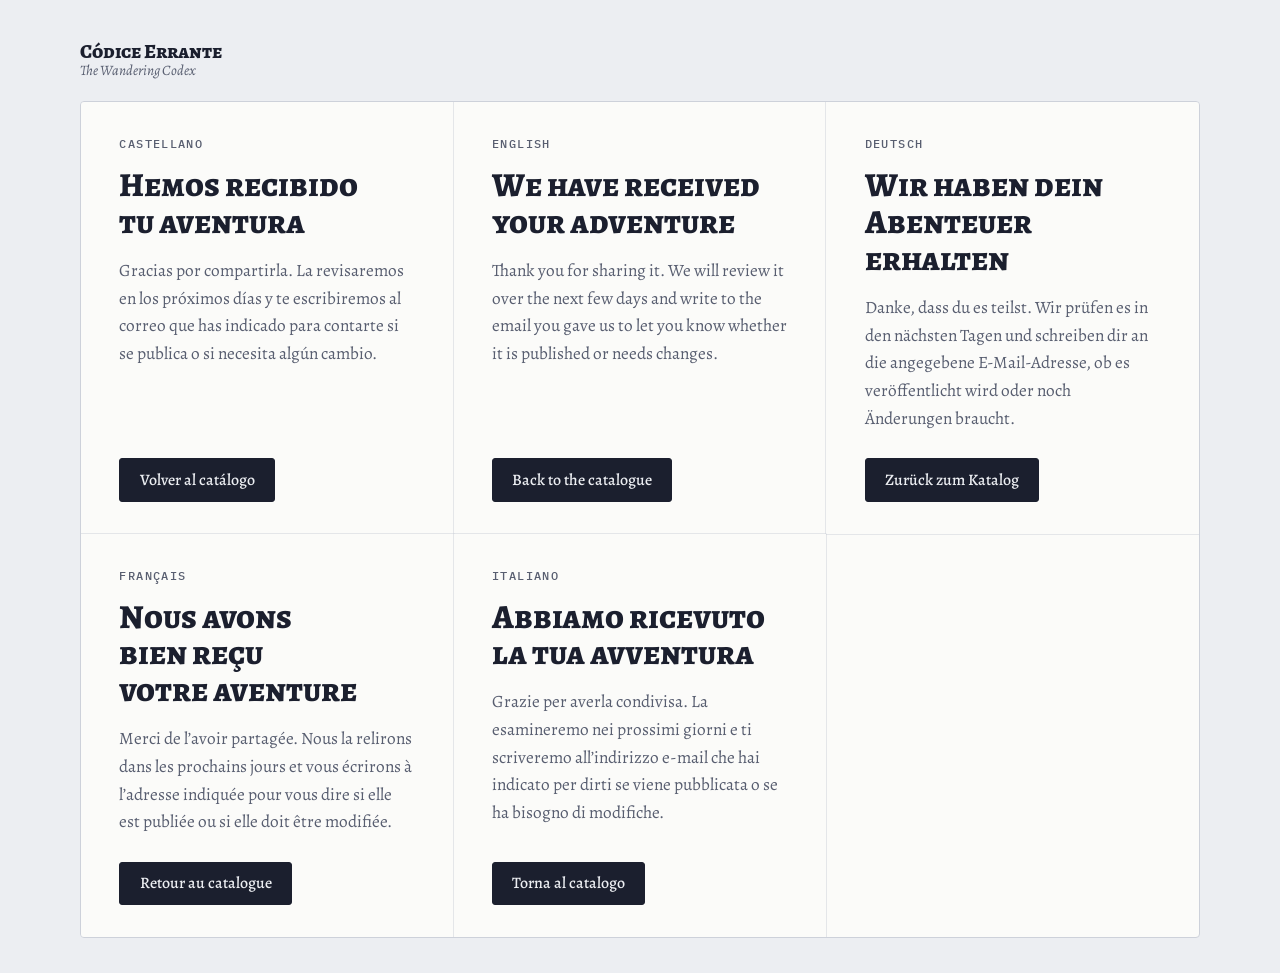
<file: gracias.html>
<!doctype html>
<html lang="es">
<head>
<meta charset="utf-8">
<meta name="viewport" content="width=device-width,initial-scale=1">
<meta name="robots" content="noindex">
<title>Envío recibido · Códice Errante</title>
<link rel="stylesheet" href="fonts/fonts.css">
<link rel="icon" href="favicon.ico" sizes="48x48">
<link rel="icon" href="favicon.svg" type="image/svg+xml">
<link rel="apple-touch-icon" href="apple-touch-icon.png">
<link rel="manifest" href="site.webmanifest">
<meta name="theme-color" content="#ECEEF2">
<meta name="mobile-web-app-capable" content="yes">
<meta name="apple-mobile-web-app-capable" content="yes">
<meta name="apple-mobile-web-app-title" content="Códice Errante">
<meta name="apple-mobile-web-app-status-bar-style" content="default">
<style>
/* Layout: edición bilingüe — portada como códice abierto (castellano en el verso, inglés en el recto), y el resto del archivo en el idioma activo. */
:root{
  --bg:#ECEEF2; --surface:#F7F8FA; --page:#FBFBF9; --ink:#1B1F2E; --muted:#585E70; --line:#CDD1DA;
  --bronze:#8E5E14; --arcane:#2B6A6E; --seal:#7A2433; --field:#FFFFFF; --fold:rgba(27,31,46,.11);
  --display:"Alegreya SC", "Palatino Linotype", Georgia, serif;
  --body:"Alegreya", "Palatino Linotype", Georgia, serif;
  --mono:"IBM Plex Mono", ui-monospace, "SFMono-Regular", Consolas, monospace;
}
@media (prefers-color-scheme: dark){:root:not([data-theme="light"]){
  --bg:#12141C; --surface:#1A1D28; --page:#1E2130; --ink:#E7E4DB; --muted:#A3A6B3; --line:#2E3242;
  --bronze:#D6A44E; --arcane:#73B8B4; --seal:#E08896; --field:#0F1118; --fold:rgba(0,0,0,.5); color-scheme:dark }}
:root[data-theme="dark"]{
  --bg:#12141C; --surface:#1A1D28; --page:#1E2130; --ink:#E7E4DB; --muted:#A3A6B3; --line:#2E3242;
  --bronze:#D6A44E; --arcane:#73B8B4; --seal:#E08896; --field:#0F1118; --fold:rgba(0,0,0,.5); color-scheme:dark }

/* Idioma: se oculta el texto del idioma inactivo, salvo en la portada (.both) */
:root:not([data-lang="en"]) body [lang="en"]:not(.both),
:root:not([data-lang="de"]) body [lang="de"]:not(.both),
:root:not([data-lang="fr"]) body [lang="fr"]:not(.both),
:root[data-lang="en"] body [lang="es"]:not(.both),
:root[data-lang="de"] body [lang="es"]:not(.both),
:root[data-lang="fr"] body [lang="es"]:not(.both){display:none !important}
/* Portada: castellano en el verso; en el recto, inglés o el idioma activo (alemán, francés) */
.page[lang="de"], .page[lang="fr"]{display:none}
:root[data-lang="de"] .page[lang="de"], :root[data-lang="fr"] .page[lang="fr"]{display:flex}
:root[data-lang="de"] .page[lang="en"], :root[data-lang="fr"] .page[lang="en"]{display:none}

*{box-sizing:border-box}
html{scroll-behavior:smooth}
@media (prefers-reduced-motion:reduce){html{scroll-behavior:auto}}
body{background:var(--bg); color:var(--ink); font:400 1.06rem/1.6 var(--body); margin:0;
  padding-left:max(16px, env(safe-area-inset-left, 0px)); padding-right:max(16px, env(safe-area-inset-right, 0px))}
.wrap{max-width:1120px; margin:0 auto}
a{color:var(--arcane)}
a:focus-visible, button:focus-visible, input:focus-visible, select:focus-visible, textarea:focus-visible, summary:focus-visible{outline:2px solid var(--bronze); outline-offset:2px}
h1,h2,h3{font-family:var(--display); text-wrap:balance; line-height:1.1; margin:0}
p{margin:0}
.label{font:500 .72rem/1.2 var(--mono); letter-spacing:.12em; text-transform:uppercase; color:var(--muted)}
.sr{position:absolute; width:1px; height:1px; overflow:hidden; clip:rect(0 0 0 0); white-space:nowrap}

/* Navegación */
nav{display:flex; flex-wrap:wrap; gap:.7rem 1.4rem; align-items:center; justify-content:space-between; padding-block:1.1rem; border-bottom:1px solid var(--line)}
.brand{color:var(--ink); text-decoration:none; display:flex; gap:.6rem; align-items:center}
.brand svg{width:28px; height:28px; flex:none}
.brand b{display:block; font:800 1.25rem/1 var(--display)}
.brand small{display:block; font:italic 400 .9rem/1.2 var(--body); color:var(--muted)}
.navr{display:flex; flex-wrap:wrap; align-items:center; gap:.6rem 1.4rem}
nav ul{list-style:none; display:flex; flex-wrap:wrap; gap:.4rem 1.2rem; margin:0; padding:0}
nav ul a{color:var(--muted); text-decoration:none}
nav ul a:hover{color:var(--ink)}
.langs{display:inline-flex; border:1px solid var(--line); border-radius:99px; padding:3px; background:var(--surface)}
.langs button{font:500 .78rem/1 var(--mono); letter-spacing:.08em; border:0; background:transparent; color:var(--muted); padding:.45rem .75rem; border-radius:99px; cursor:pointer}
.langs button[aria-pressed="true"]{background:var(--ink); color:var(--bg)}

/* Portada: códice abierto */
.hero{padding-block:2.6rem 2.2rem; display:grid; gap:1.4rem}
.spread{position:relative; display:grid; grid-template-columns:1fr 1fr; background:var(--page); border:1px solid var(--line); border-radius:4px}
.spread::after{content:""; position:absolute; top:0; bottom:0; left:50%; width:44px; transform:translateX(-50%); pointer-events:none;
  background:linear-gradient(90deg, transparent, var(--fold) 48%, var(--line) 50%, var(--fold) 52%, transparent)}
.page{padding:2.2rem 2.4rem 2rem; display:flex; flex-direction:column; gap:1rem; min-width:0; transition:color .25s}
.page .folio{display:flex; justify-content:space-between; gap:1rem}
.page h1{font-size:clamp(1.9rem,3.8vw,3.1rem); font-weight:800}
.page h1 em{font-style:normal; color:var(--bronze)}
.page p{color:var(--muted); font-size:1.08rem; max-width:32em}
.page .foot{margin-top:auto; padding-top:.6rem}
.cta{display:flex; flex-wrap:wrap; gap:.7rem}
.switch{font:italic 400 1rem var(--body); background:none; border:0; padding:0; color:var(--arcane); text-decoration:underline; cursor:pointer; text-align:left}
/* Página inactiva: en segundo plano, como la traducción en una edición bilingüe */
.page:not(.active){color:var(--muted)}
.page:not(.active) h1 em{color:inherit}
.page:not(.active) .cta{display:none}
.page.active .switch{display:none}
.btn{display:inline-flex; align-items:center; gap:.4rem; font:500 1rem/1 var(--body); padding:.8rem 1.2rem; border-radius:3px; text-decoration:none; border:1px solid var(--ink); color:var(--ink); background:transparent; cursor:pointer}
.btn.primary{background:var(--ink); color:var(--bg)}
.btn[disabled]{opacity:.5; cursor:not-allowed}
.ledger{display:flex; flex-wrap:wrap; gap:.6rem 2rem; align-items:baseline}
.ledger div{display:flex; gap:.6rem; align-items:baseline}
.ledger b{font:500 1.25rem/1 var(--mono); font-variant-numeric:tabular-nums; color:var(--bronze)}

section{padding-block:2.8rem; border-top:1px solid var(--line); scroll-margin-top:1rem}
.head{display:grid; gap:.5rem; margin-bottom:1.5rem}
.head h2{font-size:clamp(1.8rem,4vw,2.5rem)}
.head p{color:var(--muted); max-width:42em}

/* Buscador y filtros */
.search{display:grid; gap:.9rem; background:var(--surface); border:1px solid var(--line); border-radius:4px; padding:1rem; margin-bottom:1.2rem}
.search input[type=search]{width:100%; font:400 1.1rem var(--body); padding:.75rem .9rem; border:1px solid var(--line); border-radius:3px; background:var(--field); color:var(--ink)}
.fgrid{display:grid; grid-template-columns:repeat(auto-fit,minmax(130px,1fr)); gap:.7rem}
.fgrid label{display:grid; gap:.3rem; min-width:0}
select, .form input, .form textarea{font:400 1rem var(--body); padding:.55rem .6rem; border:1px solid var(--line); border-radius:3px; background:var(--field); color:var(--ink); width:100%; min-width:0}
.bar{display:flex; flex-wrap:wrap; justify-content:space-between; align-items:center; gap:.6rem; margin-bottom:1rem}
.linkbtn{background:none; border:0; color:var(--arcane); font:inherit; cursor:pointer; text-decoration:underline; padding:0}

/* Fichas */
.grid{display:grid; grid-template-columns:repeat(auto-fill,minmax(290px,1fr)); gap:1.1rem}
.grid:empty{display:none}
.card{background:var(--surface); border:1px solid var(--line); border-radius:4px; display:flex; flex-direction:column; min-width:0; text-align:left; color:inherit; font:inherit; padding:0; cursor:pointer}
.card:hover{border-color:var(--bronze)}
.card .top{padding:1.1rem 1.1rem .9rem; display:grid; gap:.5rem}
.card h3{font-size:1.4rem}
.by{font-size:.92rem; color:var(--muted); font-style:italic}
.card p.sum{color:var(--muted); font-size:.98rem; display:-webkit-box; -webkit-line-clamp:3; -webkit-box-orient:vertical; overflow:hidden}
.note{font-size:.85rem; color:var(--muted); font-style:italic}
.tags{display:flex; flex-wrap:wrap; gap:.35rem}
.status{font:500 .68rem/1 var(--mono); letter-spacing:.08em; text-transform:uppercase; padding:.32rem .45rem; border-radius:2px; border:1px solid currentColor}
.status.publicada{color:var(--arcane)} .status.preparacion{color:var(--seal)}
.tag{font:500 .68rem/1 var(--mono); padding:.32rem .45rem; border-radius:2px; background:var(--bg); color:var(--muted)}
.tag.lang{background:var(--ink); color:var(--bg); letter-spacing:.08em}
dl.stats{margin:auto 0 0; display:grid; grid-template-columns:repeat(4,1fr); border-top:1px solid var(--line)}
dl.stats div{padding:.65rem .3rem; text-align:center; border-right:1px solid var(--line); min-width:0}
dl.stats div:last-child{border-right:0}
dl.stats dt{font:500 .6rem/1 var(--mono); letter-spacing:.1em; text-transform:uppercase; color:var(--muted)}
dl.stats dd{margin:.35rem 0 0; font:500 .92rem/1.1 var(--mono); font-variant-numeric:tabular-nums; overflow-wrap:anywhere}
.empty{padding:2.4rem 1.5rem; text-align:center; color:var(--muted); border:1px dashed var(--line); border-radius:4px; font-size:1.08rem}

/* Diálogo de ficha */
dialog{border:1px solid var(--line); border-radius:6px; background:var(--surface); color:var(--ink); width:min(720px, calc(100vw - 32px)); max-height:calc(100vh - 48px); padding:0}
dialog::backdrop{background:rgba(10,12,20,.55)}
.dlg{padding:1.4rem; display:grid; gap:1rem}
.dlg header{display:flex; justify-content:space-between; gap:1rem; align-items:start}
.dlg h3{font-size:clamp(1.6rem,4vw,2.1rem)}
.x{background:none; border:1px solid var(--line); border-radius:3px; color:var(--ink); font:500 1rem var(--mono); width:2.2rem; height:2.2rem; cursor:pointer; flex:none}
.facts{display:grid; grid-template-columns:repeat(auto-fit,minmax(130px,1fr)); gap:.6rem; margin:0}
.facts div{border:1px solid var(--line); border-radius:3px; padding:.6rem .7rem; background:var(--bg)}
.facts dd{margin:.3rem 0 0; font:500 .95rem var(--mono)}
.licbox{border-left:3px solid var(--bronze); padding:.7rem .9rem; background:var(--bg); font-size:.95rem}
.actions{display:flex; flex-wrap:wrap; gap:.7rem; align-items:center}

/* Formulario */
.form{display:grid; gap:1.4rem; max-width:820px}
fieldset{border:1px solid var(--line); border-radius:4px; padding:1.1rem 1.1rem 1.2rem; margin:0; display:grid; gap:.9rem; background:var(--surface); min-width:0}
legend{font:700 1.15rem var(--display); padding:0 .4rem}
.row{display:grid; grid-template-columns:repeat(auto-fit,minmax(180px,1fr)); gap:.9rem}
.field{display:grid; gap:.3rem; min-width:0}
.hint{font-size:.88rem; color:var(--muted)}
.req::after{content:" *"; color:var(--seal)}
.form textarea{min-height:6.5rem; resize:vertical}
.radio, .check{display:grid; grid-template-columns:auto 1fr; gap:.6rem; align-items:start; padding:.55rem .2rem}
.radio input, .check input{margin-top:.3rem; width:1.05rem; height:1.05rem; accent-color:var(--bronze)}
.radio small{display:block; color:var(--muted); font-size:.88rem}
.notice{padding:.9rem 1rem; border-radius:4px; border:1px solid var(--arcane); background:var(--surface)}
.notice.err{border-color:var(--seal)}
.hp{display:none}

/* Textos legales */
.legal{display:grid; gap:.7rem}
details{border:1px solid var(--line); border-radius:4px; background:var(--surface)}
summary{cursor:pointer; padding:.9rem 1.1rem; font:700 1.1rem var(--display)}
details .in{padding:0 1.1rem 1.1rem; display:grid; gap:.7rem; max-width:62em}
details ul{margin:0; padding-left:1.2rem; display:grid; gap:.35rem}
blockquote{margin:0; padding:.8rem 1rem; border-left:3px solid var(--bronze); font:400 .85rem/1.55 var(--mono); background:var(--bg)}
blockquote, details .in{overflow-wrap:anywhere; min-width:0}
details{min-width:0}
footer{padding-block:2rem 3rem; color:var(--muted); font-size:.9rem; border-top:1px solid var(--line); display:flex; flex-wrap:wrap; gap:1rem; justify-content:space-between}

@media (max-width:760px){
  .spread{grid-template-columns:1fr}
  .spread::after{display:none}
  .page{padding:1.5rem 1.2rem}
  .page + .page{border-top:1px solid var(--line)}
  .page.active{order:-1; border-top:0}
  .page:not(.active){border-top:1px solid var(--line)}
  .page:not(.active) p{display:none}
  .page:not(.active) h1{font-size:1.4rem}
}

/* Página de agradecimiento: todas las versiones visibles a la vez */
.thanks .spread{grid-template-columns:repeat(auto-fit,minmax(300px,1fr)); background:var(--page); overflow:hidden}
.thanks .spread::after{display:none}
.thanks .page{display:flex !important; color:var(--ink); background:var(--page); border:0 !important; box-shadow:0 0 0 .5px var(--line)}
.thanks .page h1{font-size:clamp(1.5rem,3vw,2.1rem)}
</style>
</head>
<body>
<div class="wrap hero thanks">
<a class="brand" href="/"><span><b>Códice Errante</b><small>The Wandering Codex</small></span></a>
<div class="spread">
<article class="page both active" lang="es"><span class="label">Castellano</span><h1>Hemos recibido tu aventura</h1><p>Gracias por compartirla. La revisaremos en los próximos días y te escribiremos al correo que has indicado para contarte si se publica o si necesita algún cambio.</p><div class="foot"><div class="cta"><a class="btn primary" href="/?lang=es#catalogo">Volver al catálogo</a></div></div></article>
<article class="page both active" lang="en"><span class="label">English</span><h1>We have received your adventure</h1><p>Thank you for sharing it. We will review it over the next few days and write to the email you gave us to let you know whether it is published or needs changes.</p><div class="foot"><div class="cta"><a class="btn primary" href="/?lang=en#catalogo">Back to the catalogue</a></div></div></article>
<article class="page both active" lang="de"><span class="label">Deutsch</span><h1>Wir haben dein Abenteuer erhalten</h1><p>Danke, dass du es teilst. Wir prüfen es in den nächsten Tagen und schreiben dir an die angegebene E-Mail-Adresse, ob es veröffentlicht wird oder noch Änderungen braucht.</p><div class="foot"><div class="cta"><a class="btn primary" href="/?lang=de#catalogo">Zurück zum Katalog</a></div></div></article>
<article class="page both active" lang="fr"><span class="label">Français</span><h1>Nous avons bien reçu votre aventure</h1><p>Merci de l’avoir partagée. Nous la relirons dans les prochains jours et vous écrirons à l’adresse indiquée pour vous dire si elle est publiée ou si elle doit être modifiée.</p><div class="foot"><div class="cta"><a class="btn primary" href="/?lang=fr#catalogo">Retour au catalogue</a></div></div></article>
<article class="page both active" lang="it"><span class="label">Italiano</span><h1>Abbiamo ricevuto la tua avventura</h1><p>Grazie per averla condivisa. La esamineremo nei prossimi giorni e ti scriveremo all’indirizzo e-mail che hai indicato per dirti se viene pubblicata o se ha bisogno di modifiche.</p><div class="foot"><div class="cta"><a class="btn primary" href="/?lang=it#catalogo">Torna al catalogo</a></div></div></article>
</div>
</div>
</body>
</html>
</file>
<file: fonts/fonts.css>
/* Tipografías alojadas en la propia web (SIL Open Font License). Sustituyen a Google Fonts para no enviar datos de los visitantes a terceros. */
/* alegreya-sc-latin-ext-500-normal */
@font-face {
  font-family: 'Alegreya SC';
  font-style: normal;
  font-display: swap;
  font-weight: 500;
  src: url(./alegreya-sc-latin-ext-500-normal.woff2) format('woff2');
  unicode-range: U+0100-02AF,U+0304,U+0308,U+0329,U+1E00-1E9F,U+1EF2-1EFF,U+2020,U+20A0-20AB,U+20AD-20C0,U+2113,U+2C60-2C7F,U+A720-A7FF;
}
/* alegreya-sc-latin-500-normal */
@font-face {
  font-family: 'Alegreya SC';
  font-style: normal;
  font-display: swap;
  font-weight: 500;
  src: url(./alegreya-sc-latin-500-normal.woff2) format('woff2');
  unicode-range: U+0000-00FF,U+0131,U+0152-0153,U+02BB-02BC,U+02C6,U+02DA,U+02DC,U+0304,U+0308,U+0329,U+2000-206F,U+2074,U+20AC,U+2122,U+2191,U+2193,U+2212,U+2215,U+FEFF,U+FFFD;
}
/* alegreya-sc-latin-ext-700-normal */
@font-face {
  font-family: 'Alegreya SC';
  font-style: normal;
  font-display: swap;
  font-weight: 700;
  src: url(./alegreya-sc-latin-ext-700-normal.woff2) format('woff2');
  unicode-range: U+0100-02AF,U+0304,U+0308,U+0329,U+1E00-1E9F,U+1EF2-1EFF,U+2020,U+20A0-20AB,U+20AD-20C0,U+2113,U+2C60-2C7F,U+A720-A7FF;
}
/* alegreya-sc-latin-700-normal */
@font-face {
  font-family: 'Alegreya SC';
  font-style: normal;
  font-display: swap;
  font-weight: 700;
  src: url(./alegreya-sc-latin-700-normal.woff2) format('woff2');
  unicode-range: U+0000-00FF,U+0131,U+0152-0153,U+02BB-02BC,U+02C6,U+02DA,U+02DC,U+0304,U+0308,U+0329,U+2000-206F,U+2074,U+20AC,U+2122,U+2191,U+2193,U+2212,U+2215,U+FEFF,U+FFFD;
}
/* alegreya-sc-latin-ext-800-normal */
@font-face {
  font-family: 'Alegreya SC';
  font-style: normal;
  font-display: swap;
  font-weight: 800;
  src: url(./alegreya-sc-latin-ext-800-normal.woff2) format('woff2');
  unicode-range: U+0100-02AF,U+0304,U+0308,U+0329,U+1E00-1E9F,U+1EF2-1EFF,U+2020,U+20A0-20AB,U+20AD-20C0,U+2113,U+2C60-2C7F,U+A720-A7FF;
}
/* alegreya-sc-latin-800-normal */
@font-face {
  font-family: 'Alegreya SC';
  font-style: normal;
  font-display: swap;
  font-weight: 800;
  src: url(./alegreya-sc-latin-800-normal.woff2) format('woff2');
  unicode-range: U+0000-00FF,U+0131,U+0152-0153,U+02BB-02BC,U+02C6,U+02DA,U+02DC,U+0304,U+0308,U+0329,U+2000-206F,U+2074,U+20AC,U+2122,U+2191,U+2193,U+2212,U+2215,U+FEFF,U+FFFD;
}
/* alegreya-latin-ext-400-normal */
@font-face {
  font-family: 'Alegreya';
  font-style: normal;
  font-display: swap;
  font-weight: 400;
  src: url(./alegreya-latin-ext-400-normal.woff2) format('woff2');
  unicode-range: U+0100-02AF,U+0304,U+0308,U+0329,U+1E00-1E9F,U+1EF2-1EFF,U+2020,U+20A0-20AB,U+20AD-20C0,U+2113,U+2C60-2C7F,U+A720-A7FF;
}
/* alegreya-latin-400-normal */
@font-face {
  font-family: 'Alegreya';
  font-style: normal;
  font-display: swap;
  font-weight: 400;
  src: url(./alegreya-latin-400-normal.woff2) format('woff2');
  unicode-range: U+0000-00FF,U+0131,U+0152-0153,U+02BB-02BC,U+02C6,U+02DA,U+02DC,U+0304,U+0308,U+0329,U+2000-206F,U+2074,U+20AC,U+2122,U+2191,U+2193,U+2212,U+2215,U+FEFF,U+FFFD;
}
/* alegreya-latin-ext-500-normal */
@font-face {
  font-family: 'Alegreya';
  font-style: normal;
  font-display: swap;
  font-weight: 500;
  src: url(./alegreya-latin-ext-500-normal.woff2) format('woff2');
  unicode-range: U+0100-02AF,U+0304,U+0308,U+0329,U+1E00-1E9F,U+1EF2-1EFF,U+2020,U+20A0-20AB,U+20AD-20C0,U+2113,U+2C60-2C7F,U+A720-A7FF;
}
/* alegreya-latin-500-normal */
@font-face {
  font-family: 'Alegreya';
  font-style: normal;
  font-display: swap;
  font-weight: 500;
  src: url(./alegreya-latin-500-normal.woff2) format('woff2');
  unicode-range: U+0000-00FF,U+0131,U+0152-0153,U+02BB-02BC,U+02C6,U+02DA,U+02DC,U+0304,U+0308,U+0329,U+2000-206F,U+2074,U+20AC,U+2122,U+2191,U+2193,U+2212,U+2215,U+FEFF,U+FFFD;
}
/* alegreya-latin-ext-700-normal */
@font-face {
  font-family: 'Alegreya';
  font-style: normal;
  font-display: swap;
  font-weight: 700;
  src: url(./alegreya-latin-ext-700-normal.woff2) format('woff2');
  unicode-range: U+0100-02AF,U+0304,U+0308,U+0329,U+1E00-1E9F,U+1EF2-1EFF,U+2020,U+20A0-20AB,U+20AD-20C0,U+2113,U+2C60-2C7F,U+A720-A7FF;
}
/* alegreya-latin-700-normal */
@font-face {
  font-family: 'Alegreya';
  font-style: normal;
  font-display: swap;
  font-weight: 700;
  src: url(./alegreya-latin-700-normal.woff2) format('woff2');
  unicode-range: U+0000-00FF,U+0131,U+0152-0153,U+02BB-02BC,U+02C6,U+02DA,U+02DC,U+0304,U+0308,U+0329,U+2000-206F,U+2074,U+20AC,U+2122,U+2191,U+2193,U+2212,U+2215,U+FEFF,U+FFFD;
}
/* alegreya-latin-ext-400-italic */
@font-face {
  font-family: 'Alegreya';
  font-style: italic;
  font-display: swap;
  font-weight: 400;
  src: url(./alegreya-latin-ext-400-italic.woff2) format('woff2');
  unicode-range: U+0100-02AF,U+0304,U+0308,U+0329,U+1E00-1E9F,U+1EF2-1EFF,U+2020,U+20A0-20AB,U+20AD-20C0,U+2113,U+2C60-2C7F,U+A720-A7FF;
}
/* alegreya-latin-400-italic */
@font-face {
  font-family: 'Alegreya';
  font-style: italic;
  font-display: swap;
  font-weight: 400;
  src: url(./alegreya-latin-400-italic.woff2) format('woff2');
  unicode-range: U+0000-00FF,U+0131,U+0152-0153,U+02BB-02BC,U+02C6,U+02DA,U+02DC,U+0304,U+0308,U+0329,U+2000-206F,U+2074,U+20AC,U+2122,U+2191,U+2193,U+2212,U+2215,U+FEFF,U+FFFD;
}
/* ibm-plex-mono-latin-ext-400-normal */
@font-face {
  font-family: 'IBM Plex Mono';
  font-style: normal;
  font-display: swap;
  font-weight: 400;
  src: url(./ibm-plex-mono-latin-ext-400-normal.woff2) format('woff2');
  unicode-range: U+0100-02AF,U+0304,U+0308,U+0329,U+1E00-1E9F,U+1EF2-1EFF,U+2020,U+20A0-20AB,U+20AD-20C0,U+2113,U+2C60-2C7F,U+A720-A7FF;
}
/* ibm-plex-mono-latin-400-normal */
@font-face {
  font-family: 'IBM Plex Mono';
  font-style: normal;
  font-display: swap;
  font-weight: 400;
  src: url(./ibm-plex-mono-latin-400-normal.woff2) format('woff2');
  unicode-range: U+0000-00FF,U+0131,U+0152-0153,U+02BB-02BC,U+02C6,U+02DA,U+02DC,U+0304,U+0308,U+0329,U+2000-206F,U+2074,U+20AC,U+2122,U+2191,U+2193,U+2212,U+2215,U+FEFF,U+FFFD;
}
/* ibm-plex-mono-latin-ext-500-normal */
@font-face {
  font-family: 'IBM Plex Mono';
  font-style: normal;
  font-display: swap;
  font-weight: 500;
  src: url(./ibm-plex-mono-latin-ext-500-normal.woff2) format('woff2');
  unicode-range: U+0100-02AF,U+0304,U+0308,U+0329,U+1E00-1E9F,U+1EF2-1EFF,U+2020,U+20A0-20AB,U+20AD-20C0,U+2113,U+2C60-2C7F,U+A720-A7FF;
}
/* ibm-plex-mono-latin-500-normal */
@font-face {
  font-family: 'IBM Plex Mono';
  font-style: normal;
  font-display: swap;
  font-weight: 500;
  src: url(./ibm-plex-mono-latin-500-normal.woff2) format('woff2');
  unicode-range: U+0000-00FF,U+0131,U+0152-0153,U+02BB-02BC,U+02C6,U+02DA,U+02DC,U+0304,U+0308,U+0329,U+2000-206F,U+2074,U+20AC,U+2122,U+2191,U+2193,U+2212,U+2215,U+FEFF,U+FFFD;
}
</file>
